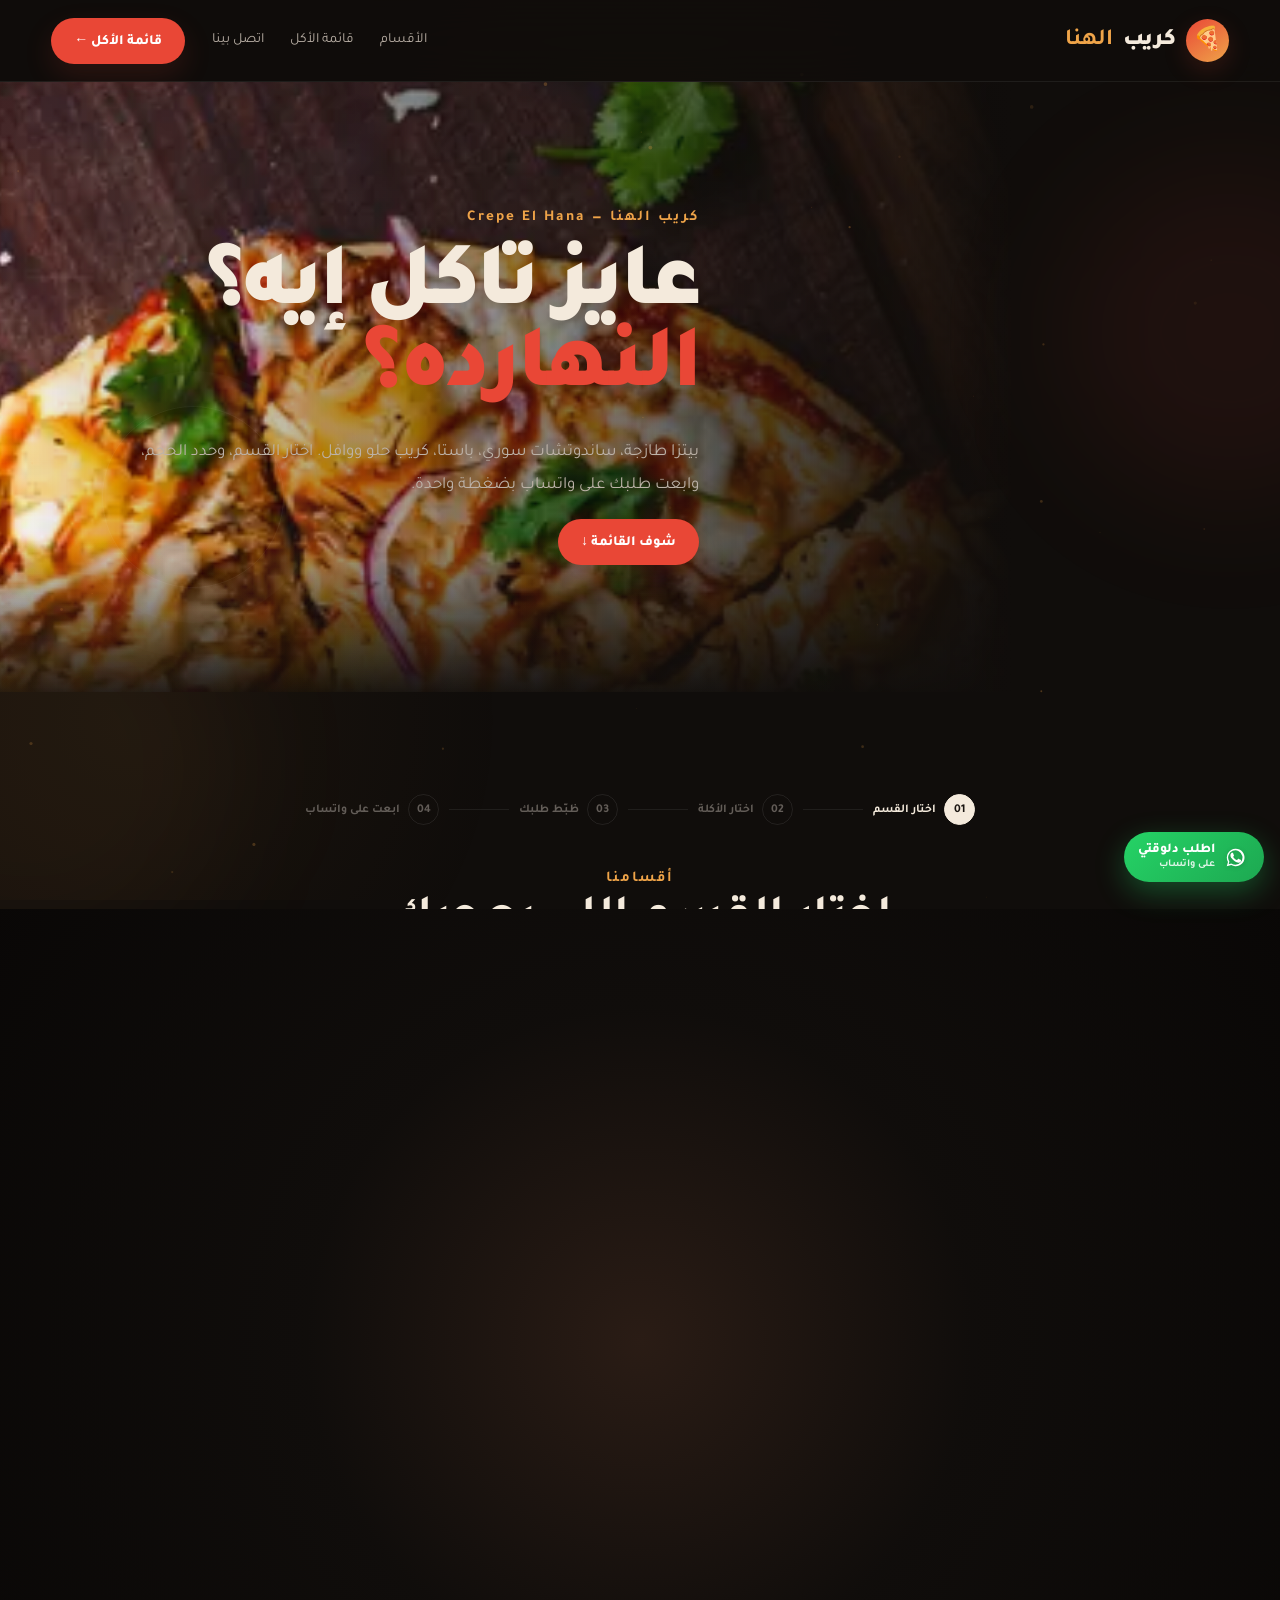
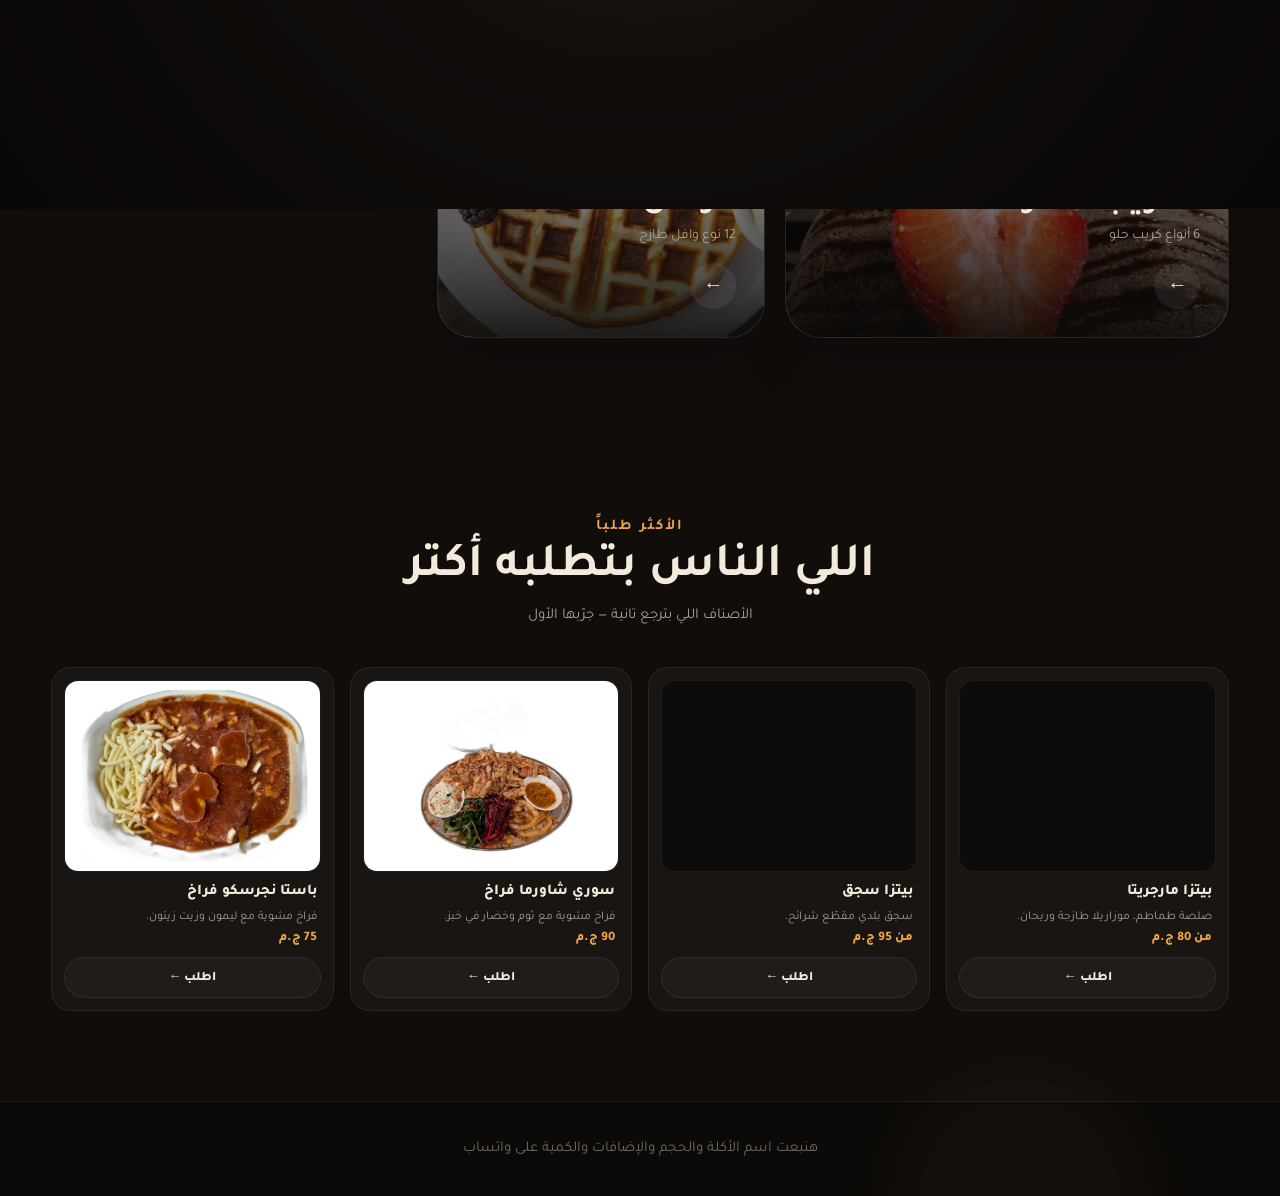
<file: index.html>
<!doctype html><html lang="ar" dir="rtl"><head><meta charset="utf-8"><meta name="viewport" content="width=device-width,initial-scale=1"><title>كريب الهنا — الصفحة الرئيسية</title>
<link rel="preload" as="image" href="assets/webp/hero-pizza.webp" imagesrcset="assets/webp/hero-pizza-400.webp 400w, assets/webp/hero-pizza-800.webp 800w, assets/webp/hero-pizza-1200.webp 1200w, assets/webp/hero-pizza.webp 1376w" imagesizes="100vw" fetchpriority="high"><link rel="icon" href="favicon.ico"><link rel="stylesheet" href="style.css?v=20261126q"></head><body><div class="progress"></div><header><div class="wrap nav"><a class="brand" href="index.html"><span class="mark">🍕</span>كريب<b>الهنا</b></a><nav class="navlinks"><a href="#categories">الأقسام</a><a href="category.html">قائمة الأكل</a><a href="#contact">اتصل بينا</a></nav><a class="button primary" href="category.html">قائمة الأكل ←</a></div></header><main><section class="home-hero"><div class="wrap"><div class="hero-copy reveal"><span class="eyebrow">كريب الهنا — Crepe El Hana</span><h1>عايز تاكل إيه؟<br><span>النهارده؟</span></h1><p>بيتزا طازجة، ساندوتشات سوري، باستا، كريب حلو ووافل. اختار القسم، وحدد الحجم، وابعت طلبك على واتساب بضغطة واحدة.</p><a class="button primary" href="category.html">شوف القائمة ↓</a></div></div></section><section class="section" id="categories"><div class="wrap"><div class="game-steps reveal"><div class="step active"><b>01</b><span>اختار القسم</span></div><i class="step-line"></i><div class="step"><b>02</b><span>اختار الأكلة</span></div><i class="step-line"></i><div class="step"><b>03</b><span>ظبّط طلبك</span></div><i class="step-line"></i><div class="step"><b>04</b><span>ابعت على واتساب</span></div></div><div class="section-title reveal"><span>أقسامنا</span><h2>اختار القسم اللي يعجبك</h2><p>كل قسم يورّيك قائمته لوحده بكل الأنواع اللي فيه</p></div><div class="category-grid">


<a class="category reveal" href="category.html?cat=pizza"><img alt="" fetchpriority="high" decoding="async" src="assets/webp/section-pizza.webp" srcset="assets/webp/section-pizza-400.webp 400w, assets/webp/section-pizza-800.webp 800w, assets/webp/section-pizza.webp 1600w" sizes="(max-width:560px) 46vw, (max-width:850px) 46vw, 400px"><div class="category-content"><span>01</span><h2>البيتزا</h2><p>17 نوع بيتزا بثلاثة أحجام</p><div class="arrow">←</div></div></a>


<a class="category reveal" href="category.html?cat=syrian"><img alt="" loading="lazy" decoding="async" src="assets/webp/section-syrian.webp" srcset="assets/webp/section-syrian-400.webp 400w, assets/webp/section-syrian-800.webp 800w, assets/webp/section-syrian.webp 1600w" sizes="(max-width:560px) 46vw, (max-width:850px) 46vw, 400px"><div class="category-content"><span>02</span><h2>سوري</h2><p>19 ساندوتش سوري متنوع</p><div class="arrow">←</div></div></a>


<a class="category reveal" href="category.html?cat=pasta"><img alt="" loading="lazy" decoding="async" src="assets/webp/section-pasta.webp" srcset="assets/webp/section-pasta-400.webp 400w, assets/webp/section-pasta-800.webp 800w, assets/webp/section-pasta.webp 1600w" sizes="(max-width:560px) 46vw, (max-width:850px) 46vw, 400px"><div class="category-content"><span>03</span><h2>الباستا</h2><p>9 أصناف باستا طازجة</p><div class="arrow">←</div></div></a>


<a class="category reveal" href="category.html?cat=sweet_crepe"><img alt="" loading="lazy" decoding="async" src="assets/webp/section-crepe.webp" srcset="assets/webp/section-crepe-400.webp 400w, assets/webp/section-crepe-800.webp 800w, assets/webp/section-crepe.webp 1600w" sizes="(max-width:560px) 46vw, (max-width:850px) 46vw, 400px"><div class="category-content"><span>04</span><h2>الكريب الحلو</h2><p>6 أنواع كريب حلو</p><div class="arrow">←</div></div></a>


<a class="category reveal" href="category.html?cat=waffle"><img alt="" loading="lazy" decoding="async" src="assets/webp/section-waffle.webp" srcset="assets/webp/section-waffle-400.webp 400w, assets/webp/section-waffle-800.webp 800w, assets/webp/section-waffle.webp 1600w" sizes="(max-width:560px) 46vw, (max-width:850px) 46vw, 400px"><div class="category-content"><span>05</span><h2>الوافل</h2><p>12 نوع وافل طازج</p><div class="arrow">←</div></div></a></div></div></section>
<section class="section" id="popularSection">
  <div class="wrap">
    <div class="section-title reveal">
      <span>الأكثر طلباً</span>
      <h2>اللي الناس بتطلبه أكتر</h2>
      <p>الأصناف اللي بترجع تانية — جرّبها الأول</p>
    </div>
    <div class="popular-row" id="popularRow"></div>
  </div>
</section>
</main><footer id="contact"><div class="wrap"><div class="contact-strip"><div class="contact-line"><b>📞 للحجز</b><span><a href="tel:01004388613">01004388613</a> · <a href="tel:01147157120">01147157120</a> · <a href="tel:0223656975">0223656975</a></span></div><div class="contact-line"><b>📍 العنوان</b><span>16 ش عبد الهادي متفرع من ش عبد العزيز آل سعود - المنيل</span></div><div class="contact-line"><b>💬 فيسبوك</b><span><a href="https://facebook.com/crepeelhana" target="_blank" rel="noopener">facebook.com/crepeelhana</a></span></div></div><div class="copy">كريب الهنا © 2026 — Crepe El Hana</div></div></footer><script src="ch-core.js?v=20261126q"></script><script src="site-data.js?v=20261126q"></script>
<script src="site.js?v=20261126q"></script>
<script src="wa.js?v=20261126q"></script>
<script src="qv.js?v=20261126q"></script><script>
/* لو المتصفح ماسكش نسخة قديمة من الكود → نعمل reload بإطار جديد */
(function(){
  try{
    var KEY='crepeElHana_ver_v1';
    var cur=window.__APP_VERSION||'0';
    var old=localStorage.getItem(KEY);
    // لو النسخة مختلفة → نحدّث ونعمل reload مرة واحدة بس
    // (الـmarker بيمنع أي reload تاني عشان م工作的ش loop)
    if(old && old!==cur){
      if(!sessionStorage.getItem('crepeElHana_reloaded')){
        sessionStorage.setItem('crepeElHana_reloaded','1');
        localStorage.setItem(KEY,cur);
        var u=new URL(location.href);
        u.searchParams.set('v',Date.now());
        location.replace(u.toString());
        return;
      }
    }
    localStorage.setItem(KEY,cur);
  }catch(e){}
})();
</script></body></html>
</file>
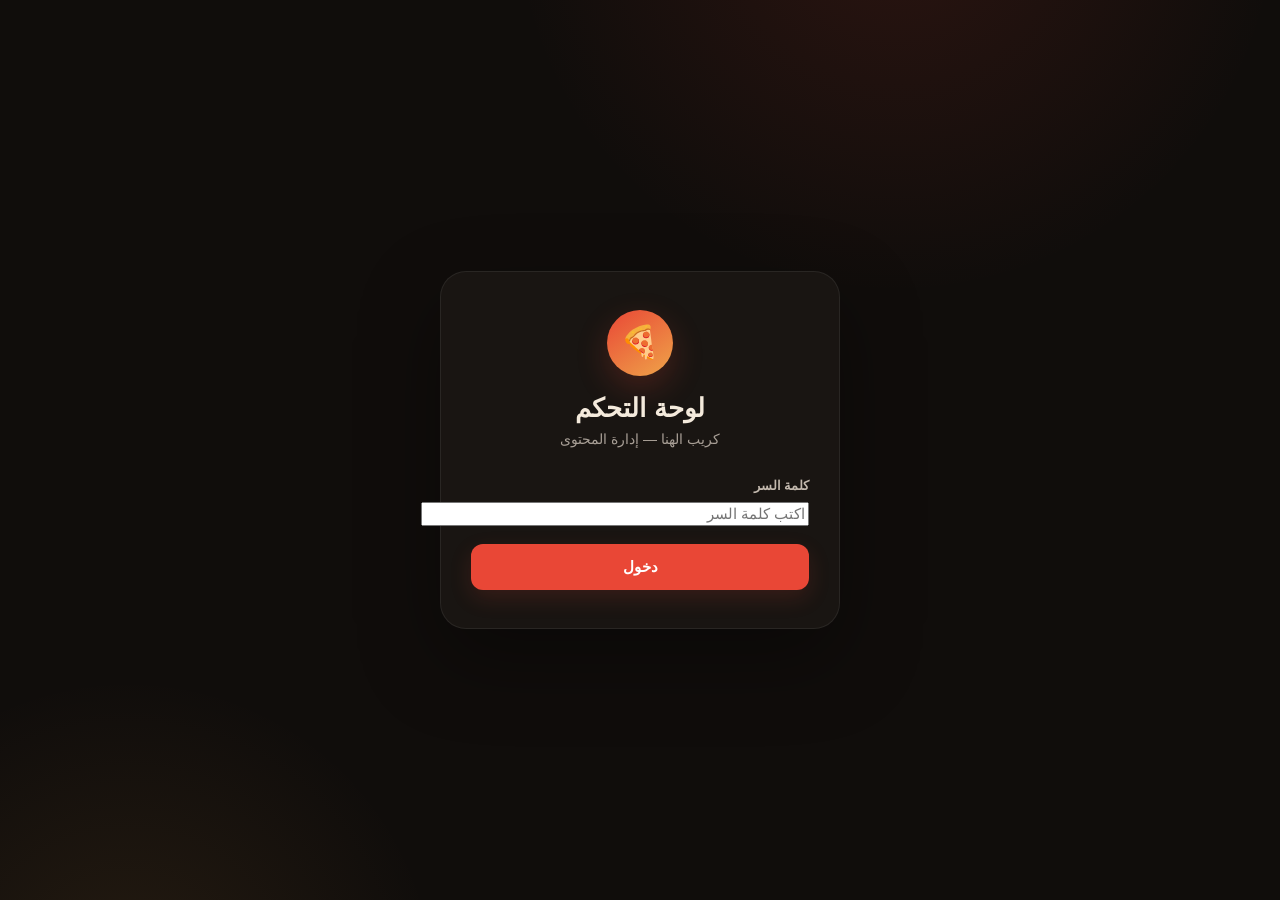
<file: admin.html>
<!doctype html>
<html lang="ar" dir="rtl">
<head>
<meta charset="utf-8">
<meta name="viewport" content="width=device-width,initial-scale=1">
<meta name="robots" content="noindex,nofollow">
<title>لوحة تحكم — كريب الهنا</title>
<link rel="stylesheet" href="admin.css?v=20261126q">
</head>
<body>

<!-- ══════════ شاشة الدخول ══════════ -->
<div id="login" class="login-screen">
  <form class="login-card" id="loginForm" autocomplete="off">
    <div class="login-logo">🍕</div>
    <h1>لوحة التحكم</h1>
    <p>كريب الهنا — إدارة المحتوى</p>
    <label class="fld">
      <span>كلمة السر</span>
      <input type="password" id="pass" placeholder="اكتب كلمة السر" required>
    </label>
    <div class="login-err" id="loginErr" hidden>❌ كلمة السر غلط</div>
    <button class="btn primary lg" type="submit">دخول</button>
  </form>
</div>

<!-- ══════════ اللوحة ══════════ -->
<div id="app" class="app" hidden>

  <header class="topbar">
    <div class="tb-brand"><span class="mark">🍕</span><b>لوحة التحكم</b></div>
    <nav class="tb-tabs" id="tabs">
      <button class="tb-tab active" data-tab="sections"><span>📂</span>الأقسام</button>
      <button class="tb-tab" data-tab="items"><span>🍽️</span>الأصناف والأسعار</button>
      <button class="tb-tab" data-tab="extras"><span>🧾</span>الإضافات</button>
      <button class="tb-tab" data-tab="images"><span>🖼️</span>الصور</button>
      <button class="tb-tab" data-tab="content"><span>✏️</span>النصوص</button>
      <button class="tb-tab" data-tab="info"><span>📞</span>بيانات المطعم</button>
    </nav>
    <div class="tb-actions">
      <span class="save-state" id="saveState">● محفوظ</span>
      <button class="btn ghost sm" id="btnExport">⬇ تصدير</button>
      <button class="btn ghost sm" id="btnImport">⬆ استيراد</button>
      <button class="btn primary sm" id="btnSave" title="حفظ في المتصفح ده بس — الزوار مش هيشوفوا التعديل">💾 حفظ</button>
      <button class="btn pub sm" id="btnPublish" title="ارفع التعديلات للموقع — الزوار هيشوفوها">🚀 نشر على الموقع</button>
      <button class="btn ghost sm" id="btnReset" title="امسح كل التعديلات المحفوظة في المتصفح وارجع لحالة المنشور">↺ إعادة ضبط</button>
      <button class="btn ghost sm" id="btnLogout">خروج</button>
    </div>
  </header>

  <main class="content">

    <!-- ═══════ الأقسام ═══════ -->
    <section class="panel" data-panel="sections">
      <div class="panel-head">
        <h2>الأقسام</h2>
        <p>عدّل أسماء الأقسام ووصفها وصورها وكمان النصوص العامة للموقع.</p>
      </div>
      <div class="grid" id="sectionsGrid"></div>
      <div class="panel-foot">
        <button class="btn ghost" id="addSection">+ قسم جديد</button>
        <button class="btn danger ghost" id="delSection">− حذف آخر قسم</button>
      </div>
    </section>

    <!-- ═══════ الأصناف ═══════ -->
    <section class="panel" data-panel="items" hidden>
      <div class="panel-head">
        <h2>الأصناف والأسعار</h2>
        <p>اختار القسم، عدّل الأصناف والأسعار، ضيف أو احذف.</p>
      </div>
      <div class="subtabs" id="menuTabs"></div>
      <div class="panel-head sm">
        <h3 id="menuTitle"></h3>
        <div class="row-inline">
          <input class="inp" id="menuDesc" placeholder="وصف القسم">
          <input class="inp emoji" id="menuEmoji" placeholder="🍕" maxlength="4">
        </div>
      </div>
      <div id="sizeRow"></div>
      <div class="items-grid" id="itemsTable"></div>
      <div class="panel-foot">
        <button class="btn ghost" id="addItem">+ صنف جديد</button>
        <button class="btn ghost" id="addSize">+ حجم جديد</button>
        <button class="btn danger ghost" id="delSize">− حذف آخر حجم</button>
      </div>
    </section>

    <!-- ═══════ صفحات المنتجات ═══════ -->
    <section class="panel" data-panel="extras" hidden>
      <div class="panel-head">
        <h2>🧾 الإضافات</h2>
        <p>الإضافات اللي بتظهر في صفحة المنتج — لكل قسم قائمته. السعر بيتحسب مع سعر الأكلة.</p>
      </div>
      <div id="extrasEditor" class="content-editor"></div>
    </section>

    <!-- ═══════ الصور ═══════ -->
    <section class="panel" data-panel="images" hidden>
      <div class="panel-head">
        <h2>الصور</h2>
        <p>اختار صورة أو ارفع صورة جديدة، وكمان اكتب النص التوضيحي وطبّق التحجيم (Scaling) على نصوص الموقع.</p>
      </div>

      <div class="img-note">
        <h3>📐 المقاسات المثالية للصور</h3>
        <div class="dims">
          <div class="dim"><b>صورة الصنف (الأصل)</b><span>800 × 800 بكسل</span><em>WebP — أقل من 120 KB</em></div>
          <div class="dim"><b>الصورة الصغيرة (400px)</b><span>400 × 400 بكسل</span><em>WebP — أقل من 40 KB</em></div>
        </div>
        <p class="tip">💡 النسبة المثالية <b>1:1</b> (مربّعة). صورة المنتج تكون معزولة من فوق على <b>خلفية سودا</b>، من غير صحن أو ملاعق أو إضاءة. النظام بيقصّ الصورة تلقائي على المقاسات المطلوبة.</p>
      </div>

      <h3 class="sub-title">رفع صورة جديدة</h3>
      <div class="upload-zone" id="uploadZone">
        <input type="file" id="fileInput" accept="image/*" hidden>
        <div class="uz-inner" id="uzInner">
          <span class="uz-icon">📤</span>
          <b>اضغط هنا أو اسحب الصورة</b>
          <small>PNG / JPG / WebP — تتحوّل لـ WebP تلقائياً</small>
        </div>
      </div>
      <div class="upload-preview" id="upPreview" hidden></div>

      <h3 class="sub-title">معرض الصور</h3>
      <div class="imgs-gallery" id="imgsGallery"></div>
      <div class="panel-foot">
        <button class="btn danger ghost" id="delImg">− حذف الصورة المحددة</button>
      </div>

      <h3 class="sub-title">تكبير وتصغير النصوص</h3>
      <div class="scale-box" id="scaleBox"></div>
    </section>

    <!-- ═══════ النصوص ═══════ -->
    <section class="panel" data-panel="content" hidden>
      <div class="panel-head">
        <h2>النصوص</h2>
        <p>كل النصوص الظاهرة في الموقع — تقدر تعدّلها من هنا.</p>
      </div>
      <div id="contentEditor" class="content-editor"></div>
    </section>

    <!-- ═══════ بيانات المطعم ═══════ -->
    <section class="panel" data-panel="info" hidden>
      <div class="panel-head">
        <h2>بيانات المطعم</h2>
        <p>الأرقام والعنوان واسم المطعم.</p>
      </div>
      <div id="infoEditor" class="content-editor"></div>
    </section>

  </main>

  <footer class="appfoot">
    <span>لوحة تحكم كريب الهنا — كل التعديلات محفوظة في المتصفح عندك</span>
    <span class="ver" id="verInfo"></span>
  </footer>
</div>

<!-- ══════════ نافذة التأكيد ══════════ -->
<div id="confirm" class="modal" hidden>
  <div class="modal-card">
    <h3 id="confirmTitle">تأكيد</h3>
    <p id="confirmMsg"></p>
    <div class="modal-actions">
      <button class="btn ghost" id="confirmNo">إلغاء</button>
      <button class="btn danger" id="confirmYes">تأكيد</button>
    </div>
  </div>
</div>

<!-- ══════════ نافذة معاينة الصورة ══════════ -->
<div id="lightbox" class="modal lightbox" hidden>
  <button class="lb-close" id="lbClose">✕</button>
  <img id="lbImg" alt="">
  <div class="lb-cap" id="lbCap"></div>
</div>

<div id="toast" class="toast" hidden></div>

<!-- ══════════ نافذة النشر ══════════ -->
<div class="modal" id="pubModal" hidden>
  <div class="modal-card pub-card">
    <h3>🚀 نشر على الموقع</h3>
    <p class="pub-lead">
      <b>«حفظ»</b> بيحفظ التعديلات في متصفحك بس. <b>«نشر»</b> هو اللي بيخلي الزوار يشوفوها.
    </p>
    <label class="fld">
      <span>المستودع (owner/repo)</span>
      <input type="text" id="pubRepo" class="inp" placeholder="ABDELKAIOUMM/crepe-el-hana" autocomplete="off">
    </label>
    <label class="fld">
      <span>الفرع</span>
      <input type="text" id="pubBranch" class="inp" placeholder="gh-pages" autocomplete="off">
    </label>
    <label class="fld">
      <span>توكن GitHub (يُحفظ في متصفحك فقط)</span>
      <input type="password" id="pubToken" class="inp" placeholder="ghp_…" autocomplete="off">
    </label>
    <p class="pub-help">
      التوكن من: GitHub ← Settings ← Developer settings ← Personal access tokens ←
      scope <b>contents</b> (write). بعد ما تحطه هنا اضغط «نشر».
      التوكن مش بينسلش لحد.
    </p>
    <div class="pub-log" id="pubLog"></div>
    <div class="modal-actions">
      <button class="btn ghost" data-cancel>إلغاء</button>
      <button class="btn pub" id="pubGo">🚀 انشر دلوقتي</button>
    </div>
  </div>
</div>
<script src="ch-core.js?v=20261126q"></script><script src="publish.js?v=20261126q"></script>
<script src="admin.js?v=20261126q"></script>

</body>
</html>
</file>
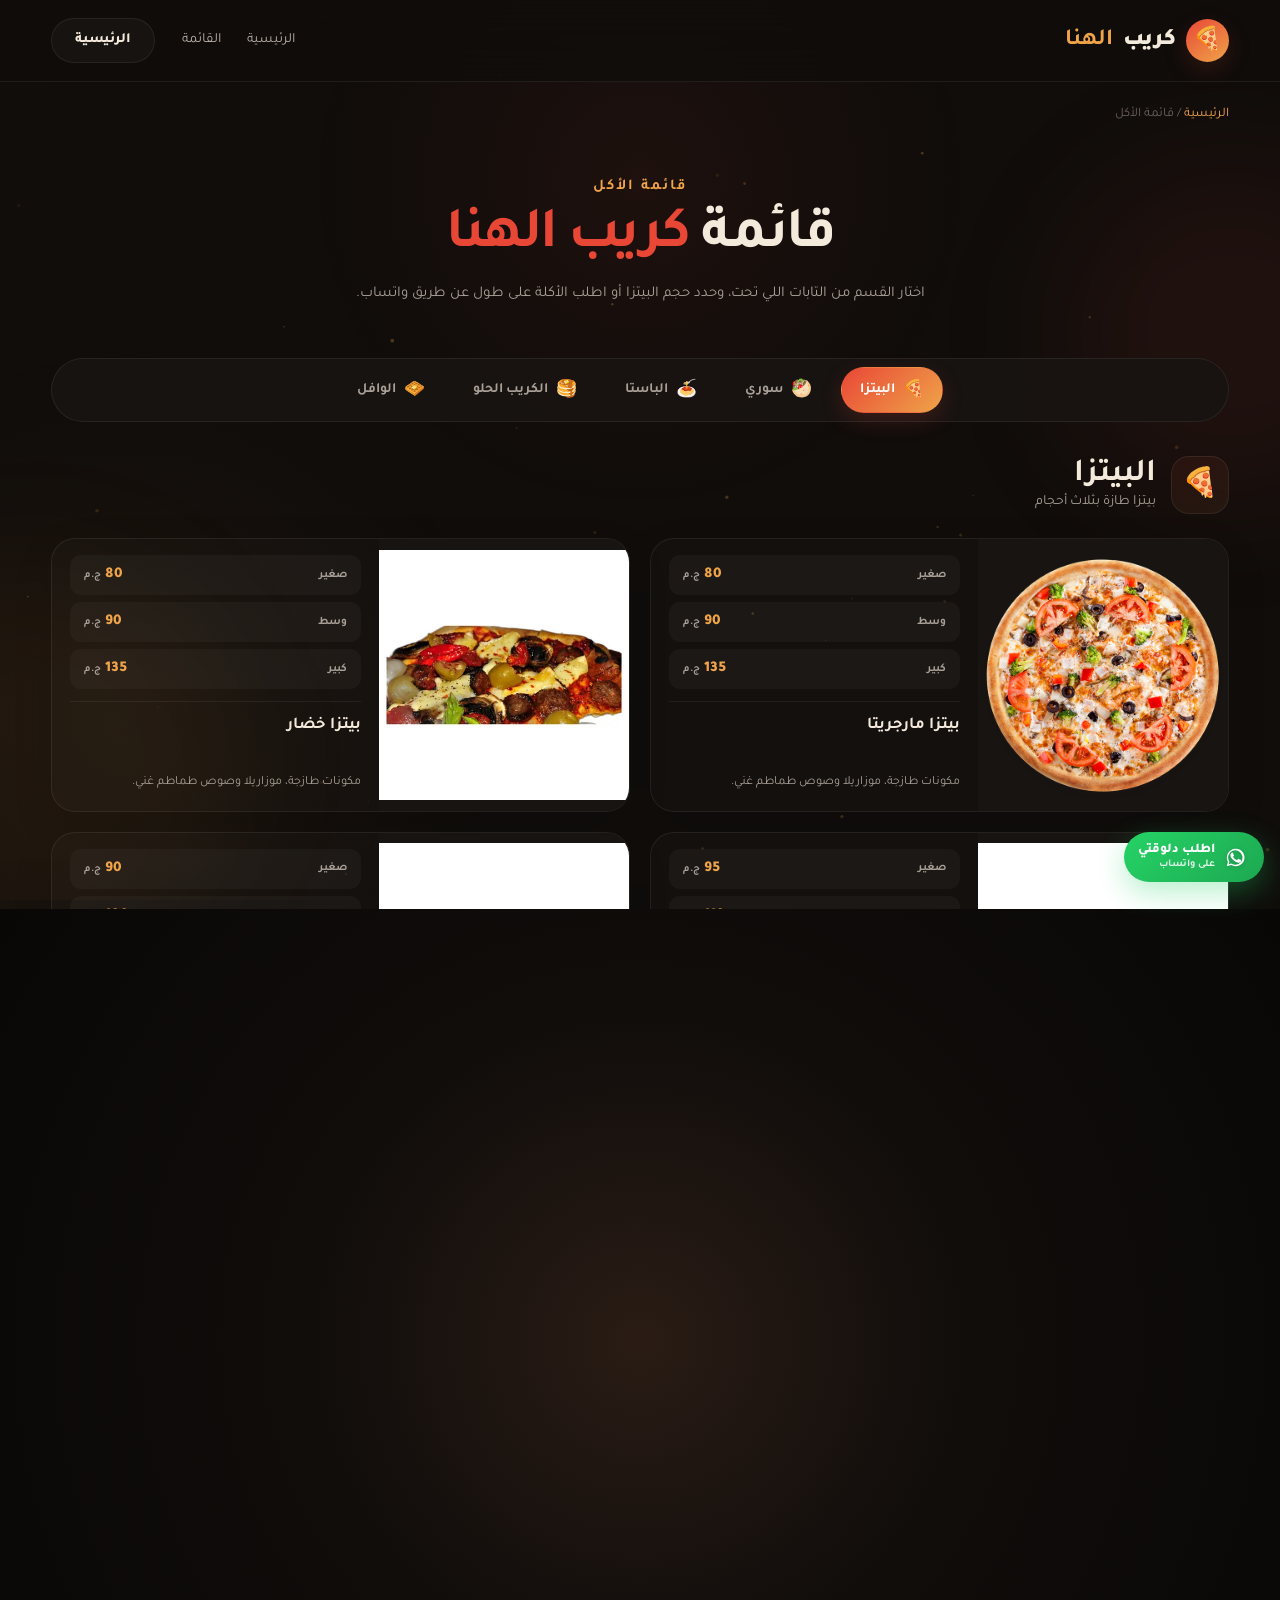
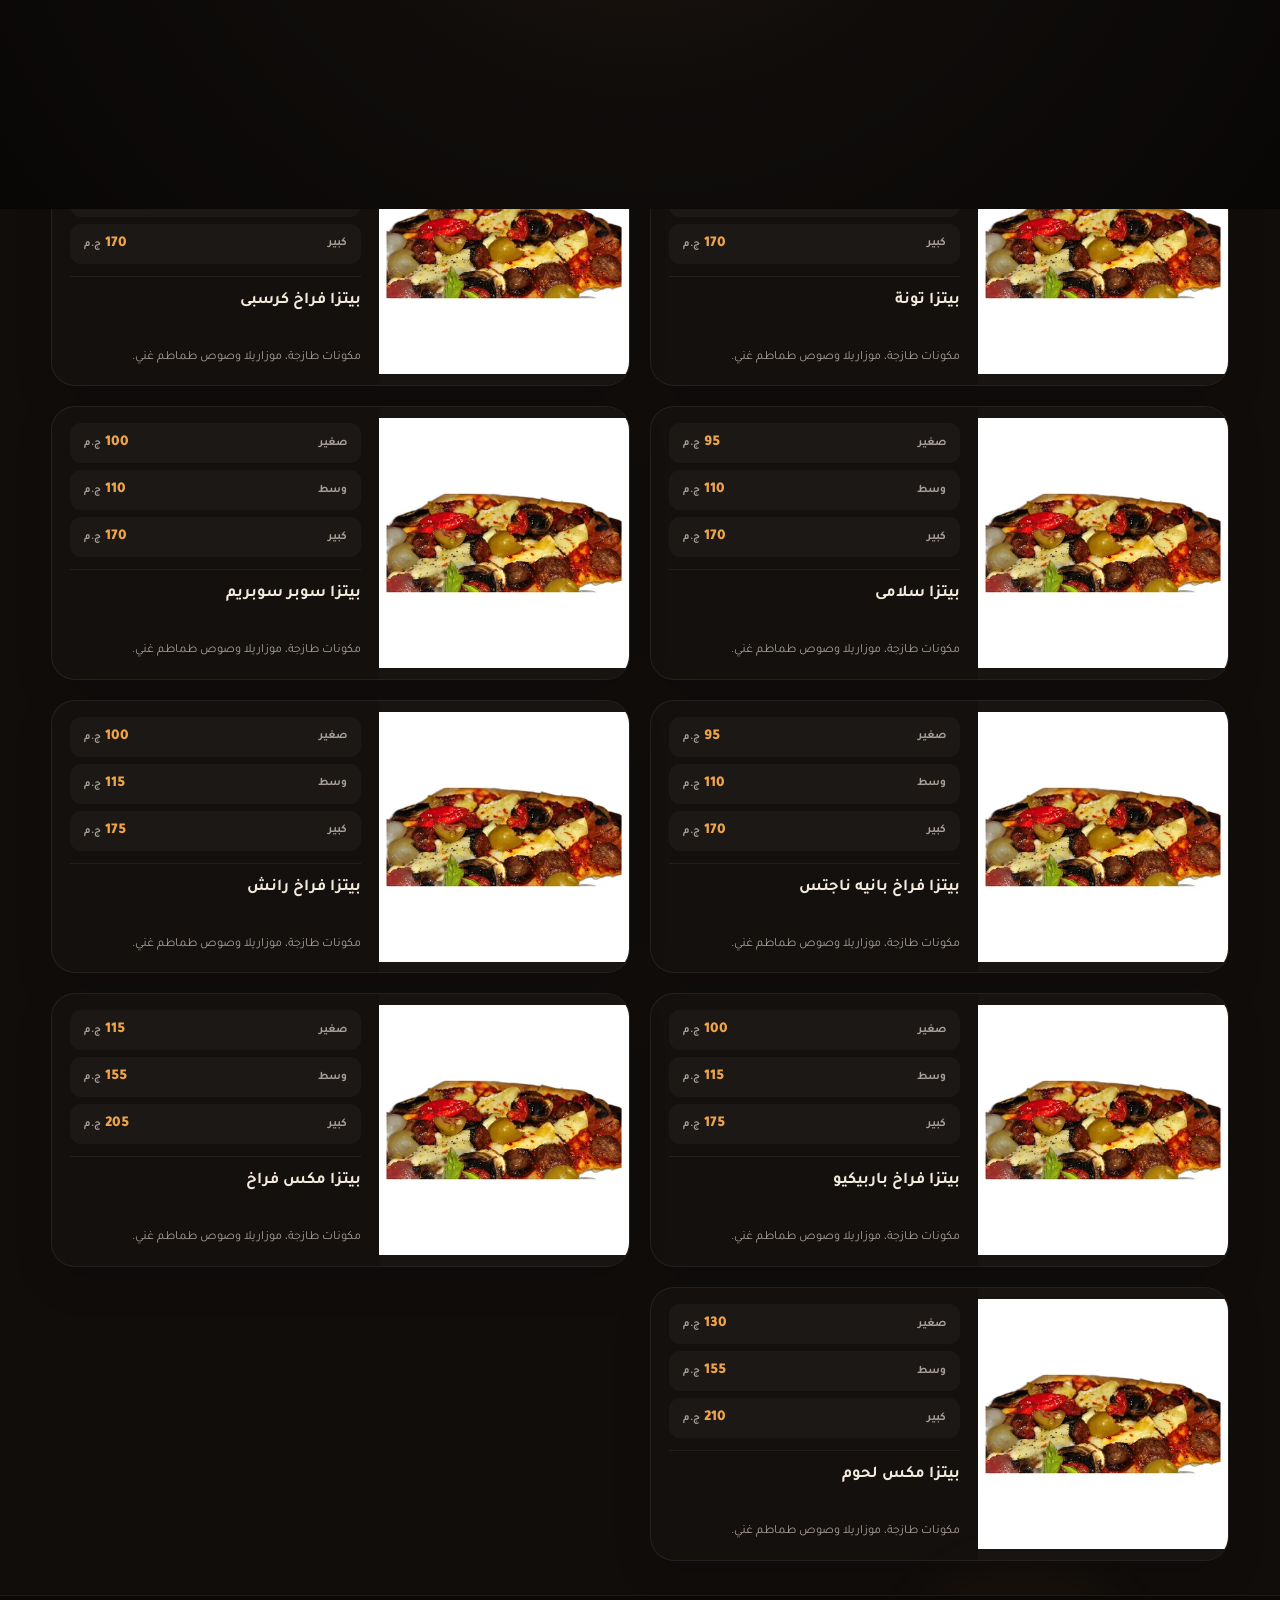
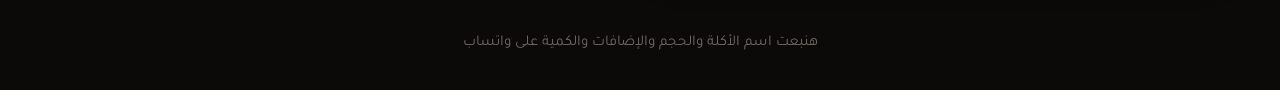
<file: category.html>
<!doctype html><html lang="ar" dir="rtl"><head><meta charset="utf-8"><meta name="viewport" content="width=device-width,initial-scale=1"><title>كريب الهنا — قائمة الأكل</title><link rel="icon" href="favicon.ico"><link rel="stylesheet" href="style.css?v=20261126q"></head><body><div class="progress"></div><header><div class="wrap nav"><a class="brand" href="index.html"><span class="mark">🍕</span>كريب<b>الهنا</b></a><nav class="navlinks"><a href="index.html">الرئيسية</a><a href="#menu">القائمة</a></nav><a class="button ghost" href="index.html">الرئيسية</a></div></header><main id="menu"><div class="wrap"><div class="breadcrumb"><a href="index.html">الرئيسية</a> / <span>قائمة الأكل</span></div><section class="page-head reveal"><span class="eyebrow">قائمة الأكل</span><h1>قائمة <span class="hl">كريب الهنا</span></h1><p>اختار القسم من التابات اللي تحت، وحدد حجم البيتزا أو اطلب الأكلة على طول عن طريق واتساب.</p></section><div class="menu-tabs" id="menuTabs"></div><div class="menu-panels" id="menuPanels"></div></div></main><footer><div class="wrap"><div class="contact-strip"><div class="contact-line"><b>📞 للحجز</b><span><a href="tel:01004388613">01004388613</a> · <a href="tel:01147157120">01147157120</a> · <a href="tel:0223656975">0223656975</a></span></div><div class="contact-line"><b>📍 العنوان</b><span>16 ش عبد الهادي متفرع من ش عبد العزيز آل سعود - المنيل</span></div><div class="contact-line"><b>💬 فيسبوك</b><span><a href="https://facebook.com/crepeelhana" target="_blank" rel="noopener">facebook.com/crepeelhana</a></span></div></div><div class="copy">كريب الهنا © 2026 — Crepe El Hana</div></div></footer><script src="ch-core.js?v=20261126q"></script><script src="site-data.js?v=20261126q"></script>
<script src="site.js?v=20261126q"></script>
<script src="wa.js?v=20261126q"></script>
<script src="qv.js?v=20261126q"></script><script>
/* لو المتصفح ماسكش نسخة قديمة من الكود → نعمل reload بإطار جديد */
(function(){
  try{
    var KEY='crepeElHana_ver_v1';
    var cur=window.__APP_VERSION||'0';
    var old=localStorage.getItem(KEY);
    // لو النسخة مختلفة → نحدّث ونعمل reload مرة واحدة بس
    // (الـmarker بيمنع أي reload تاني عشان م工作的ش loop)
    if(old && old!==cur){
      if(!sessionStorage.getItem('crepeElHana_reloaded')){
        sessionStorage.setItem('crepeElHana_reloaded','1');
        localStorage.setItem(KEY,cur);
        var u=new URL(location.href);
        u.searchParams.set('v',Date.now());
        location.replace(u.toString());
        return;
      }
    }
    localStorage.setItem(KEY,cur);
  }catch(e){}
})();
</script><script>renderMenu()</script></body></html>
</file>
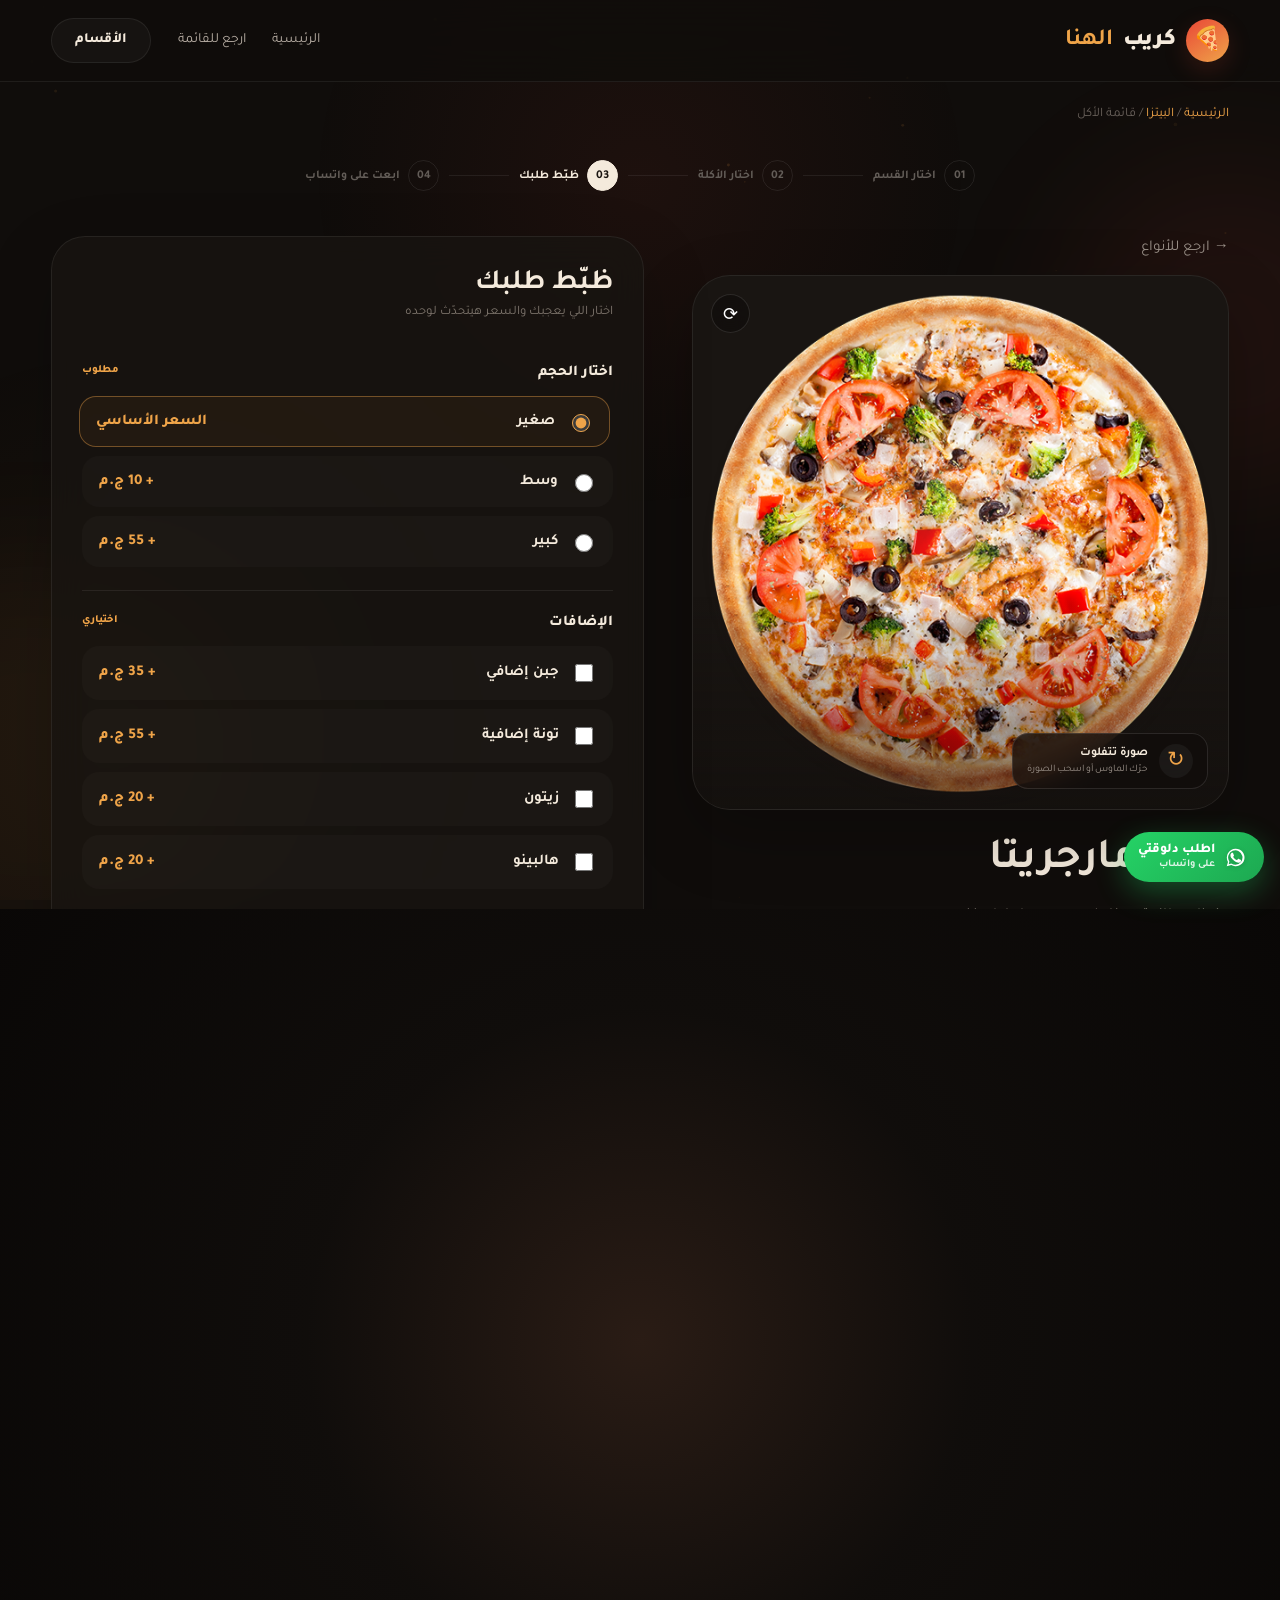
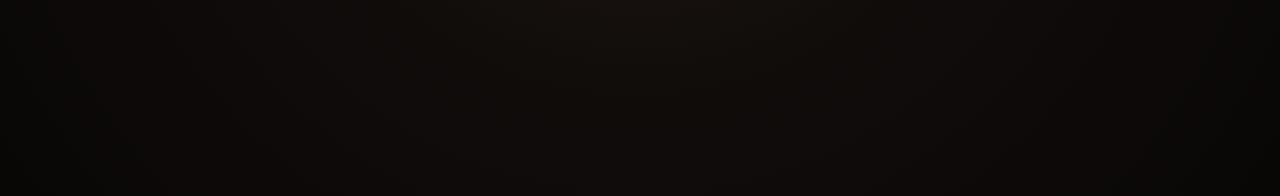
<file: product.html>
<!doctype html><html lang="ar" dir="rtl"><head><meta charset="utf-8"><meta name="viewport" content="width=device-width,initial-scale=1"><title>كريب الهنا — ظبّط طلبك</title><link rel="icon" href="favicon.ico"><link rel="stylesheet" href="style.css?v=20261126q"></head><body><div class="progress"></div><header><div class="wrap nav"><a class="brand" href="index.html"><span class="mark">🍕</span>كريب<b>الهنا</b></a><nav class="navlinks"><a href="index.html">الرئيسية</a><a id="backNav" href="category.html?cat=pizza">ارجع للقائمة</a></nav><a class="button ghost" href="index.html#categories">الأقسام</a></div></header><main><div class="wrap"><div class="breadcrumb"><a href="index.html">الرئيسية</a> / <a id="catLink" href="#">القسم</a> / <span id="productCrumb">المنتج</span></div><div class="game-steps reveal"><div class="step"><b>01</b><span>القسم</span></div><i class="step-line"></i><div class="step"><b>02</b><span>المنتج</span></div><i class="step-line"></i><div class="step active"><b>03</b><span>ظبّط طلبك</span></div><i class="step-line"></i><div class="step"><b>04</b><span>واتساب</span></div></div><div class="custom-layout"><section class="product-showcase reveal"><a class="back" id="backLink" href="#">→ ارجع للأنواع</a><div class="main-image interactive-view" id="interactiveView"><img alt="" fetchpriority="high" decoding="async" id="productImage" alt="" decoding="async" sizes="100vw"><div class="view-badge"><span class="rotate-icon">↻</span><b>صورة تتفلوت</b><small>حرّك الماوس أو اسحب الصورة</small></div><button class="reset-view" type="button" onclick="resetProductView()" aria-label="إعادة وضع الصورة">⟳</button><div class="view-shine"></div></div><h1 id="productName">بيتزا تونة</h1><p id="productDesc">تونة مختارة مع الجبن والخضروات وصوص الطماطم الغني.</p></section><section class="builder reveal"><h2>ظبّط طلبك</h2><div class="hint">اختار اللي يعجبك والسعر هيتحدّث لوحده</div><div class="option-group"><div class="option-title">اختار الحجم <span class="required">مطلوب</span></div><div class="options" id="sizes"></div></div><div class="option-group"><div class="option-title">الإضافات <span class="required">اختياري</span></div><div class="options" id="extras"></div></div><div class="option-group"><div class="option-title">ملاحظات للطلب</div><textarea id="notes" placeholder="مثال: من غير بصل، الصوص لوحده..." style="width:100%;min-height:90px;resize:vertical;background:#181818;border:1px solid var(--line);border-radius:13px;padding:14px;color:white;font-family:inherit"></textarea></div><div class="qty-row"><b>الكمية</b><div class="qty"><button onclick="changeQty(-1)">−</button><strong id="qty">1</strong><button onclick="changeQty(1)">+</button></div></div><div class="summary"><div class="sum-line"><span>سعر الأكلة</span><b id="baseLine">0 ج.م</b></div><div class="sum-line"><span>الإضافات</span><b id="extraLine">0 ج.م</b></div><div class="sum-line total"><span>الإجمالي</span><b id="total">0 ج.م</b></div></div><div class="smart-offer" id="smartOffer"><div class="offer-top"><span class="offer-icon">🎁</span><div><small>عرض حلو لطلبك</small><b id="offerTitle">كمّل طلبك ووفّر أكتر</b></div></div><p id="offerText"></p><div class="offer-track"><i id="offerProgress"></i></div></div><div class="product-actions"><button class="button primary" id="btnAddToCart" onclick="addToCartFromProduct()">ضيف للسلة</button><button class="button ghost" id="btnAddAnother" onclick="addAnotherItem()">+ ضيف صنف تاني</button></div><button class="button whatsapp" onclick="sendOrder()">ابعت الطلب على واتساب ◀</button></section></div></div></main><footer><div class="wrap">هنبعت اسم الأكلة والحجم والإضافات والكمية على واتساب</div></footer><script src="ch-core.js?v=20261126q"></script><script src="site-data.js?v=20261126q"></script>
<script src="site.js?v=20261126q"></script>
<script src="wa.js?v=20261126q"></script>
<script src="qv.js?v=20261126q"></script><script>
/* لو المتصفح ماسكش نسخة قديمة من الكود → نعمل reload بإطار جديد */
(function(){
  try{
    var KEY='crepeElHana_ver_v1';
    var cur=window.__APP_VERSION||'0';
    var old=localStorage.getItem(KEY);
    // لو النسخة مختلفة → نحدّث ونعمل reload مرة واحدة بس
    // (الـmarker بيمنع أي reload تاني عشان م工作的ش loop)
    if(old && old!==cur){
      if(!sessionStorage.getItem('crepeElHana_reloaded')){
        sessionStorage.setItem('crepeElHana_reloaded','1');
        localStorage.setItem(KEY,cur);
        var u=new URL(location.href);
        u.searchParams.set('v',Date.now());
        location.replace(u.toString());
        return;
      }
    }
    localStorage.setItem(KEY,cur);
  }catch(e){}
})();
</script><script>renderProduct()</script></body></html>
</file>
<file: style.css>
@import url('fonts/tajawal.css');@import url('fonts/emoji.css');:root{--red:#e94736;--orange:#efa449;--cream:#f4eadc;--bg:#100d0b;--panel:#191512;--line:#ffffff12;--muted:#a89f96;--mx:50%;--my:20%}*{box-sizing:border-box}html{scroll-behavior:smooth}body{margin:0;background:var(--bg);color:var(--cream);font-family:Tajawal,'Noto Color Emoji','Noto Color Emoji',Arial,sans-serif;min-height:100vh;overflow-x:hidden}body:before{content:"";position:fixed;inset:0;z-index:-2;background:radial-gradient(circle 460px at var(--mx) var(--my),#e9473610,transparent 72%),radial-gradient(circle at 10% 80%,#efa4490c,transparent 28%)}a{text-decoration:none;color:inherit}.wrap{width:min(1180px,92%);margin:auto}.progress{position:fixed;top:0;right:0;height:3px;background:linear-gradient(90deg,var(--orange),var(--red));z-index:100;width:0}header{height:82px;position:sticky;top:0;z-index:30;background:#100d0bc9;backdrop-filter:blur(22px);border-bottom:1px solid var(--line)}.nav{height:100%;display:flex;align-items:center;gap:27px}.brand{font-size:23px;font-weight:900;margin-left:auto;display:flex;align-items:center;gap:10px}.brand b{color:var(--orange)}.mark{width:43px;height:43px;border-radius:50%;background:linear-gradient(145deg,var(--red),var(--orange));display:grid;place-items:center;box-shadow:0 8px 25px #e947362b}.navlinks{display:flex;gap:26px;color:#b9afa5;font-size:14px}.navlinks a{transition:.25s}.navlinks a:hover{color:var(--cream)}.button{border:0;border-radius:999px;padding:13px 23px;font-family:Tajawal,'Noto Color Emoji',Arial,sans-serif;font-size:14px;font-weight:800;font-style:normal;cursor:pointer;display:inline-flex;justify-content:center;align-items:center;gap:8px;transition:.35s}.primary{background:var(--red);color:white;box-shadow:0 12px 30px #e9473624}.primary:hover{transform:translateY(-3px);background:#f05240;box-shadow:0 17px 38px #e9473638}.ghost{background:#ffffff08;color:var(--cream);border:1px solid var(--line)}.home-hero{min-height:610px;display:flex;align-items:center;position:relative;overflow:hidden}.home-hero:before{content:"";position:absolute;inset:-2%;background:linear-gradient(90deg,transparent 0%,#100d0b8c 47%,#100d0b 78%),linear-gradient(0deg,#100d0b 0%,transparent 26%),image-set(url('assets/webp/hero-pizza-400.webp') 1x, url('assets/webp/hero-pizza-800.webp') 2x, url('assets/webp/hero-pizza-1200.webp') 3x) 13% center/cover;z-index:-2;animation:drift 14s ease-in-out infinite alternate}.home-hero:after{content:"";position:absolute;left:8%;bottom:17%;width:180px;height:180px;border:1px solid #ffffff10;border-radius:50%;box-shadow:0 0 0 35px #ffffff05,0 0 0 70px #ffffff03;z-index:-1}@keyframes drift{to{transform:scale(1.035) translateX(1%)}}.hero-copy{width:55%;margin-right:auto}.eyebrow{color:var(--orange);font-weight:700;letter-spacing:2px}.hero-copy h1{font-size:clamp(55px,7vw,91px);line-height:.92;margin:22px 0;letter-spacing:-4px;font-weight:900}.hero-copy h1 span{color:var(--red)}.hero-copy p{color:#bcb2a8;line-height:1.95;font-size:17px;max-width:590px}.section{padding:90px 0}.section-title{text-align:center;margin-bottom:42px}.section-title span{color:var(--orange);font-weight:700;letter-spacing:2px}.section-title h2{font-size:48px;margin:8px 0;line-height:1}.section-title p{color:var(--muted)}.category-grid{display:grid;grid-template-columns:1.15fr .85fr .95fr;gap:19px;align-items:center}.category{height:450px;overflow:hidden;position:relative;border:1px solid var(--line);border-radius:36px;transition:.55s cubic-bezier(.2,.8,.2,1);background:var(--panel);box-shadow:0 20px 60px #00000026}.category:nth-child(2){height:405px}.category:nth-child(3){height:430px}.category img{width:100%;height:100%;object-fit:cover;transition:1s cubic-bezier(.2,.8,.2,1);filter:saturate(.82)}.category:after{content:"";position:absolute;inset:25% 0 0;background:linear-gradient(transparent,#0d0b09ed)}.category:hover{transform:translateY(-10px);border-color:#ffffff29;box-shadow:0 32px 75px #00000066}.category:hover img{transform:scale(1.07);filter:saturate(1)}.category-content{position:absolute;z-index:2;bottom:0;right:0;left:0;padding:28px}.category-content>span{font-size:12px;color:var(--orange);letter-spacing:2px}.category h2{font-size:34px;margin:6px 0 0}.category p{color:#aaa197;margin:5px 0 18px}.category .arrow{width:46px;height:46px;border-radius:50%;background:#ffffff12;display:grid;place-items:center;font-size:20px;transition:.35s}.category:hover .arrow{background:var(--red);transform:translateX(-5px)}.game-steps{display:flex;align-items:center;justify-content:center;gap:0;margin:12px 0 45px}.step{display:flex;align-items:center;gap:8px;color:#635d58;font-size:12px;font-weight:700}.step b{width:31px;height:31px;border:1px solid #ffffff15;border-radius:50%;display:grid;place-items:center}.step.active{color:var(--cream)}.step.active b{background:var(--cream);color:#1a1511;border-color:var(--cream)}.step-line{width:60px;height:1px;background:#ffffff12;margin:0 10px}.breadcrumb{padding:25px 0;color:#69615b;font-size:13px}.breadcrumb a{color:var(--orange)}.page-head{padding:30px 0 45px;text-align:center}.page-head h1{font-size:58px;line-height:1;margin:13px 0;letter-spacing:-2px}.page-head p{color:var(--muted);max-width:650px;line-height:1.8;margin:0 auto}.filters{display:flex;justify-content:center;gap:9px;flex-wrap:wrap;margin-bottom:32px}.filter{border:1px solid var(--line);background:#ffffff05;color:#a99f96;border-radius:999px;padding:10px 20px;font-family:Tajawal,'Noto Color Emoji',Arial,sans-serif;font-size:14px;font-weight:700;font-style:normal}.filter.active{background:var(--cream);color:#1b1612}.products{display:grid;grid-template-columns:repeat(3,1fr);gap:20px;padding-bottom:85px}.product{background:var(--panel);border:1px solid var(--line);border-radius:28px;overflow:hidden;transition:.5s cubic-bezier(.2,.8,.2,1);box-shadow:0 18px 45px #00000020}.product:hover{transform:translateY(-9px);border-color:#ffffff29;box-shadow:0 28px 65px #0000004a}.product-pic{height:275px;overflow:hidden;position:relative}.product-pic:after{content:"";position:absolute;inset:55% 0 0;background:linear-gradient(transparent,var(--panel))}.product-pic img{width:100%;height:100%;object-fit:cover;transition:.8s;filter:saturate(.88)}.product:hover img{transform:scale(1.07);filter:saturate(1)}.badge{position:absolute;top:15px;right:15px;z-index:2;background:#f4eadce8;color:#251d17;padding:7px 12px;border-radius:999px;font-size:11px;font-weight:800;backdrop-filter:blur(10px)}.product-info{padding:20px 21px 23px}.product-info h3{font-size:22px;margin:0 0 7px}.product-info p{height:42px;color:#948a82;font-size:13px;line-height:1.65}.product-bottom{display:flex;justify-content:space-between;align-items:center;margin-top:19px}.price{color:var(--orange);font-size:21px;font-weight:900}.custom-layout{display:grid;grid-template-columns:.95fr 1.05fr;gap:48px;align-items:start;padding-bottom:85px}.product-showcase{position:sticky;top:110px}.main-image{height:535px;border-radius:38px;overflow:hidden;border:1px solid var(--line);position:relative;background:var(--panel);box-shadow:0 25px 70px #0000003d}.main-image:after{content:"";position:absolute;inset:60% 0 0;background:linear-gradient(transparent,#100d0b88)}.main-image img{width:100%;height:100%;object-fit:cover;transition:transform .16s ease-out,filter .5s;will-change:transform;transform-origin:center;pointer-events:none}.interactive-view{cursor:grab;perspective:1100px;touch-action:pan-y}.interactive-view.dragging{cursor:grabbing}.interactive-view.dragging img{transition:none}.view-badge{position:absolute;z-index:4;right:20px;bottom:20px;display:grid;grid-template-columns:36px auto;column-gap:9px;align-items:center;padding:10px 14px;background:#100d0bbf;border:1px solid #ffffff1c;border-radius:16px;backdrop-filter:blur(15px);pointer-events:none}.rotate-icon{grid-row:1/3;width:34px;height:34px;border-radius:50%;display:grid;place-items:center;background:#ffffff0c;color:var(--orange);font-size:21px;animation:rotateHint 3s ease-in-out infinite}.view-badge b{font-size:12px}.view-badge small{font-size:10px;color:#9b9189}.reset-view{position:absolute;z-index:5;left:18px;top:18px;width:39px;height:39px;border:1px solid #ffffff1c;border-radius:50%;background:#100d0baa;color:white;font-size:18px;cursor:pointer;backdrop-filter:blur(12px)}.view-shine{position:absolute;inset:0;z-index:3;pointer-events:none;background:radial-gradient(circle at var(--shine-x,50%) var(--shine-y,45%),#ffffff1c,transparent 33%);mix-blend-mode:screen}.interactive-view:after{z-index:2}@keyframes rotateHint{0%,100%{transform:rotate(-15deg)}50%{transform:rotate(25deg)}}.product-showcase h1{font-size:43px;margin:25px 0 8px}.product-showcase>p{color:var(--muted);line-height:1.85}.builder{background:#181411cc;border:1px solid var(--line);border-radius:34px;padding:30px;backdrop-filter:blur(18px);box-shadow:0 25px 70px #00000030}.builder h2{font-size:28px;margin:0 0 4px}.hint{color:#7f766e;font-size:13px;margin-bottom:20px}.option-group{padding:23px 0;border-bottom:1px solid var(--line)}.option-title{display:flex;justify-content:space-between;margin-bottom:14px;font-weight:800}.required{font-size:11px;color:var(--orange)}.options{display:grid;gap:9px}.option{display:flex;align-items:center;gap:12px;background:#ffffff05;border:1px solid transparent;border-radius:17px;padding:14px 16px;cursor:pointer;transition:.3s}.option:hover{background:#ffffff08}.option.selected{border-color:#efa44966;background:#efa4490d;transform:translateX(-3px)}.option input{accent-color:var(--orange);width:18px;height:18px}.option span{margin-right:auto;color:var(--orange);font-weight:800}.qty-row{display:flex;justify-content:space-between;align-items:center;padding:23px 0}.qty{display:flex;align-items:center;gap:18px;background:#ffffff07;border-radius:999px;padding:5px}.qty button{width:36px;height:36px;border:0;border-radius:50%;background:#ffffff0d;color:#fff;font-size:20px;cursor:pointer}.summary{background:#ffffff05;border-radius:20px;padding:18px;margin-bottom:16px}.sum-line{display:flex;justify-content:space-between;margin:8px 0;color:#9d948c}.total{font-size:21px;color:var(--cream);font-weight:900;border-top:1px solid var(--line);padding-top:13px;margin-top:13px}.smart-offer{margin:0 0 16px;padding:17px;background:linear-gradient(135deg,#efa44912,#e9473609);border:1px solid #efa4492e;border-radius:20px;transition:.35s}.smart-offer.achieved{background:linear-gradient(135deg,#25d36617,#efa4490a);border-color:#25d36644}.offer-top{display:flex;align-items:center;gap:11px}.offer-icon{width:39px;height:39px;border-radius:50%;background:#efa44917;display:grid;place-items:center}.offer-top small{display:block;color:#8e857d;font-size:10px}.offer-top b{font-size:14px}.smart-offer p{color:#a79d94;font-size:12px;line-height:1.6;margin:10px 0}.offer-track{height:5px;background:#ffffff0a;border-radius:10px;overflow:hidden}.offer-track i{display:block;width:0;height:100%;background:linear-gradient(90deg,var(--orange),var(--red));border-radius:10px;transition:.6s cubic-bezier(.2,.8,.2,1)}.smart-offer.achieved .offer-track i{background:#25d366}.smart-offer button{margin-top:11px;border:0;background:none;color:var(--orange);padding:0;font-family:Tajawal,'Noto Color Emoji',Arial,sans-serif;font-size:12px;font-weight:800;font-style:normal;cursor:pointer}.smart-offer.achieved button{display:none}.whatsapp{background:#25d366;color:#071d0e;width:100%;font-size:16px}.whatsapp:hover{background:#3ce37a;box-shadow:0 16px 35px #25d3662d}textarea{outline:none}textarea:focus{border-color:#efa44966!important}.reveal{opacity:0;transform:translateY(28px);transition:.85s cubic-bezier(.2,.8,.2,1)}.reveal.show{opacity:1;transform:none}footer{border-top:1px solid var(--line);padding:38px 0;color:#706860;text-align:center;background:#0c0a08}.back{display:inline-flex;gap:7px;color:#9b9189;margin-bottom:18px}.cursor-orb{position:fixed;width:260px;height:260px;border-radius:50%;background:#efa44908;filter:blur(24px);pointer-events:none;z-index:-1;transform:translate(-50%,-50%)}.ambient-canvas{position:fixed;inset:0;width:100%;height:100%;z-index:-1;pointer-events:none;opacity:.72}.ambient-blob{position:fixed;border-radius:50%;filter:blur(65px);pointer-events:none;z-index:-1;will-change:transform}.blob-one{width:340px;height:340px;background:#e9473612;right:-120px;top:18%;}.blob-two{width:420px;height:420px;background:#efa4490b;left:-180px;top:62%}.page-wipe{position:fixed;inset:0;background:radial-gradient(circle at 50% 48%,#2a1c15 0,#100d0b 42%,#090706 100%);z-index:200;transform:translateY(101%);pointer-events:none;display:grid;place-items:center;overflow:hidden}.page-wipe:before{content:"كريب الهنا";color:var(--cream);font-family:Tajawal,'Noto Color Emoji',Arial,sans-serif;font-weight:900;font-size:clamp(25px,4vw,48px);letter-spacing:7px;opacity:0;transform:translateY(15px);text-shadow:0 0 35px #e9473638}.page-wipe:after{content:"";position:absolute;width:58px;height:3px;border-radius:3px;background:linear-gradient(90deg,var(--red),var(--orange));box-shadow:0 0 18px #e9473670;transform:translateY(42px) scaleX(0);opacity:0}.page-wipe.enter{animation:wipeIn .58s cubic-bezier(.76,0,.24,1) forwards}.page-wipe.enter:before{animation:brandIn .35s .2s ease forwards}.page-wipe.enter:after{animation:loaderIn .4s .24s ease forwards}.page-wipe.exit{animation:wipeOut .62s cubic-bezier(.76,0,.24,1) forwards}.page-wipe.exit:before{opacity:1;animation:brandOut .25s .12s ease forwards}.page-wipe.exit:after{opacity:1;transform:translateY(42px) scaleX(1);animation:brandOut .2s .08s ease forwards}@keyframes wipeIn{from{transform:translateY(101%)}to{transform:translateY(0)}}@keyframes wipeOut{from{transform:translateY(0)}to{transform:translateY(-101%)}}@keyframes brandIn{to{opacity:1;transform:translateY(0)}}@keyframes brandOut{to{opacity:0;transform:translateY(-10px)}}@keyframes loaderIn{to{opacity:1;transform:translateY(42px) scaleX(1)}}.reveal{filter:blur(8px);transform:translateY(42px) scale(.985);transition:opacity .9s cubic-bezier(.2,.8,.2,1),transform .9s cubic-bezier(.2,.8,.2,1),filter .9s ease}.reveal.show{filter:blur(0);transform:none}.category,.product,.main-image{will-change:transform}.category:nth-child(2),.product:nth-child(3n+2){transition-delay:.08s}.category:nth-child(3),.product:nth-child(3n+3){transition-delay:.16s}@media(prefers-reduced-motion:reduce){*{scroll-behavior:auto!important;animation-duration:.01ms!important;transition-duration:.01ms!important}.ambient-canvas,.ambient-blob,.cursor-orb{display:none}}@media(max-width:850px){.navlinks{display:none}.hero-copy{width:74%}.category-grid,.products{grid-template-columns:1fr 1fr}.category-grid .category{height:410px}.category-grid .category:last-child{grid-column:1/-1}.custom-layout{grid-template-columns:1fr}.product-showcase{position:static}.main-image{height:440px}}@media(max-width:560px){header{height:70px}.brand{font-size:19px}.mark{width:38px;height:38px}.nav>.primary{display:none}.home-hero{min-height:650px;align-items:end;padding-bottom:75px}.home-hero:before{background:linear-gradient(0deg,#100d0b 8%,#100d0bd9 60%,transparent),image-set(url('assets/webp/hero-pizza-400.webp') 1x, url('assets/webp/hero-pizza-800.webp') 2x, url('assets/webp/hero-pizza-1200.webp') 3x) 45% center/cover}.hero-copy{width:100%}.hero-copy h1{font-size:53px;letter-spacing:-3px}.hero-copy p{font-size:14px}.section{padding:70px 0}.section-title h2{font-size:37px}.products{grid-template-columns:1fr}.category-grid{grid-template-columns:1fr 1fr;gap:12px;align-items:stretch}.category-grid .category,.category-grid .category:nth-child(2),.category-grid .category:nth-child(3){height:270px;grid-column:auto;border-radius:22px}.category h2{font-size:21px;margin:4px 0 0}.category-content{padding:16px 14px}.category-content>span{font-size:10px;letter-spacing:1px}.category p{font-size:11px;line-height:1.45;margin:3px 0 10px}.category .arrow{width:34px;height:34px;font-size:16px}.category-grid .category:last-child{grid-column:1/-1}.page-head h1{font-size:42px}.product-pic{height:300px}.main-image{height:365px;border-radius:29px}.product-showcase h1{font-size:36px}.builder{padding:22px 18px;border-radius:27px}.step-line{width:18px;margin:0 5px}.step span{display:none}}

/* ===== قائمة الطعام (تبويبات) ===== */
.hl{color:var(--red)}
.menu-tabs{display:flex;gap:10px;flex-wrap:wrap;justify-content:center;margin:6px 0 34px;position:relative;z-index:1;padding:8px;background:#191512f2;backdrop-filter:blur(16px);border:1px solid var(--line);border-radius:999px}
.menu-tab{display:inline-flex;align-items:center;gap:8px;border:1px solid transparent;background:transparent;color:#a99f96;border-radius:999px;padding:10px 18px;font-family:Tajawal,'Noto Color Emoji',Arial,sans-serif;font-size:14px;font-weight:800;font-style:normal;cursor:pointer;transition:.3s;white-space:nowrap}
.menu-tab span{font-size:17px}
.menu-tab:hover{color:var(--cream);background:#ffffff08}
.menu-tab.active{background:linear-gradient(135deg,var(--red),var(--orange));color:#fff;box-shadow:0 8px 22px #e947362e}
.menu-panel{display:none;padding-bottom:10px}
.menu-panel.active{display:block;animation:panelIn .45s cubic-bezier(.2,.8,.2,1)}
@keyframes panelIn{from{opacity:0;transform:translateY(16px)}to{opacity:1;transform:none}}
.menu-head{display:flex;align-items:center;gap:15px;margin:0 0 24px}
.menu-head-emoji{width:58px;height:58px;border-radius:18px;background:linear-gradient(145deg,#e9473615,#efa44912);border:1px solid var(--line);display:grid;place-items:center;font-size:29px;flex-shrink:0}
.menu-head h2{font-size:32px;margin:0 0 3px;line-height:1}
.menu-head p{color:var(--muted);margin:0;font-size:14px}
.table-wrap{background:var(--panel);border:1px solid var(--line);border-radius:28px;overflow:hidden;overflow-x:auto;box-shadow:0 18px 45px #00000020;padding:14px}
.menu-table{width:100%;border-collapse:collapse;min-width:520px}
.menu-table thead th{background:linear-gradient(135deg,#e947361a,#efa44914);color:var(--orange);font-size:14px;font-weight:800;padding:14px 16px;border-bottom:1px solid var(--line);white-space:nowrap}
.menu-table thead th:first-child{text-align:right;border-radius:0 14px 0 0}
.menu-table thead th:last-child{border-radius:14px 0 0 0}
.menu-table tbody td{padding:12px 16px;border-bottom:1px solid #ffffff0a;text-align:center;font-size:15px;vertical-align:middle}
.menu-table tbody tr{transition:.25s}
.menu-table tbody tr:hover{background:#ffffff05}
.menu-table tbody tr:last-child td{border-bottom:0}
.pz-name{text-align:right!important;font-weight:800;font-size:16px!important;white-space:nowrap}
.price-pill{border:1px solid #ffffff12;background:#ffffff07;color:var(--cream);border-radius:13px;padding:7px 15px;font-family:Tajawal,'Noto Color Emoji',Arial,sans-serif;font-size:15px;font-weight:800;font-style:normal;cursor:pointer;transition:.28s;display:inline-flex;align-items:baseline;gap:3px}
.price-pill i{font-style:normal;font-size:10px;color:#9b9189;font-weight:700}
.price-pill:hover{background:var(--red);border-color:var(--red);color:#fff;transform:translateY(-2px)}
.price-pill:hover i{color:#ffd9d4}
.menu-cards{display:grid;grid-template-columns:repeat(3,1fr);gap:18px;padding-bottom:20px}
.menu-card{background:var(--panel);border:1px solid var(--line);border-radius:24px;padding:22px;transition:.45s cubic-bezier(.2,.8,.2,1);box-shadow:0 15px 40px #0000001f;display:flex;flex-direction:column}
.menu-card:hover{transform:translateY(-7px);border-color:#ffffff29;box-shadow:0 24px 55px #00000042}
.card-emoji{font-size:27px}
.menu-card h3{font-size:19px;margin:12px 0 16px;line-height:1.4;min-height:52px}
.card-bottom{display:flex;justify-content:space-between;align-items:center;margin-top:auto}
.card-price{color:var(--orange);font-size:22px;font-weight:900}
.card-price i{font-style:normal;font-size:12px;font-weight:700}
.contact-strip{display:grid;gap:10px;text-align:right;margin-bottom:18px}
.contact-line{display:flex;gap:12px;align-items:baseline;justify-content:center;color:#a79d94;font-size:14px;flex-wrap:wrap}
.contact-line b{color:var(--cream)}
.contact-line a{color:var(--orange);font-weight:700}
.contact-line a:hover{text-decoration:underline}
.copy{color:#59514b;font-size:12px;margin-top:8px}
@media(max-width:850px){.menu-cards{grid-template-columns:1fr 1fr}}
@media(max-width:560px){
.menu-tabs{flex-wrap:nowrap;overflow-x:auto;justify-content:flex-start;border-radius:22px;scrollbar-width:none}
.menu-tabs::-webkit-scrollbar{display:none}
.menu-tab{padding:9px 14px;font-size:13px}
.menu-head h2{font-size:26px}
.menu-head-emoji{width:48px;height:48px;font-size:24px}
.table-wrap{border-radius:20px;padding:8px}
.menu-table thead th,.menu-table tbody td{padding:10px 11px;font-size:14px}
.menu-cards{grid-template-columns:1fr}
.menu-card h3{min-height:0}
}

/* ===== قائمة الطعام على الهاتف: تحويل الجدول إلى بطاقات ===== */
@media(max-width:560px){
/* --- شريط الأقسام: صفّان (3 + 2) بدون تمرير، ارتفاع مضغوط --- */
.menu-tabs{display:grid;grid-template-columns:repeat(3,1fr);gap:7px;overflow-x:visible;justify-content:stretch;border-radius:18px;padding:8px;margin:4px 0 18px}
.menu-tab{padding:7px 6px;font-size:12.5px;justify-content:center;min-width:0;gap:5px;border-radius:14px;overflow:hidden}
.menu-tab span{font-size:14px;flex-shrink:0}
.menu-tab b{font-size:12.5px;white-space:nowrap;overflow:hidden;text-overflow:ellipsis;font-weight:800}
.menu-tab:nth-child(4),.menu-tab:nth-child(5){grid-column:span 1}
.menu-tab:nth-child(4){grid-column:1/3}
.menu-tab:nth-child(5){grid-column:3/4}
.menu-tab.active{box-shadow:0 6px 16px #e9473626}

/* --- ترويسة الصفحة: تصغير وتقليل --- */
.page-head{padding:14px 0 16px}
.page-head h1{font-size:27px;margin:6px 0 0;letter-spacing:-1px}
.page-head .eyebrow{font-size:10px;letter-spacing:1px}
.page-head p{display:none}
.breadcrumb{padding:14px 0 4px;font-size:11px}

/* --- الجدول يتحول إلى بطاقات --- */
.table-wrap{padding:0;background:transparent;border:0;border-radius:0;box-shadow:none;overflow:visible}
.menu-table{min-width:0;width:100%;display:block}
.menu-table thead{display:none}
.menu-table tbody{display:block}
.menu-table tbody tr{display:grid;grid-template-columns:repeat(3,1fr);gap:8px;padding:14px;margin-bottom:12px;background:var(--panel);border:1px solid var(--line);border-radius:20px;box-shadow:0 12px 32px #0000001f;position:relative}
.menu-table tbody tr:hover{background:var(--panel)}
.menu-table tbody td{padding:0;border:0;text-align:right;display:block;min-width:0}
.menu-table tbody td[data-label]{display:flex;flex-direction:column;align-items:stretch;gap:6px}

/* اسم الصنف في سطر مستقل وكامل يمتد على كل الأعمدة — بلا وسم "الصنف" المكرر */
.menu-table tbody td.pz-name{grid-column:1/-1;text-align:right!important;font-size:17px!important;white-space:normal;line-height:1.4;margin-bottom:2px;padding-bottom:11px;border-bottom:1px solid #ffffff12}
.menu-table tbody td.pz-name::before{display:none}
.menu-table tbody td.pz-name b{font-weight:800}

/* وسم الحجم فوق كل زر سعر */
.menu-table tbody td[data-label]::before{content:attr(data-label);font-size:11px;font-weight:700;color:var(--muted);background:#ffffff0a;border-radius:8px;padding:4px 0;text-align:center}

/* أزرار الأسعار جنباً إلى جنب في صف واحد */
.price-pill{width:100%;justify-content:center;font-size:15px;padding:10px 6px;border-radius:14px}
.price-pill i{font-size:10px}

/* --- الأقسام ذات السعر الواحد: نفس تصميم كارت البيتزا (صورة فوق + محتوى تحت) --- */
/* بطاقتان جنباً إلى جنب في كل صف على الهاتف */
.menu-cards{grid-template-columns:repeat(2,1fr);gap:10px}
.menu-card{
  padding:0;border-radius:18px;flex-direction:column;align-items:stretch;gap:0;
  overflow:hidden;background:#ffffff04;
}
.menu-card .card-img{
  aspect-ratio:1/1;margin:0!important;border-radius:0;
  display:block;width:100%;overflow:hidden;background:#171412;
  flex:0 0 auto;
}
.menu-card .card-img img{object-fit:contain;object-position:50% 50%}
/* رابط الكارت يبقى عمودي عشان الاسم ينزل تحت الصورة */
.menu-card .card-link{display:flex;flex-direction:column;align-items:stretch;gap:0}
.menu-card .card-link h3{margin-top:10px}
.menu-card .card-emoji{
  aspect-ratio:1/1;width:100%;height:auto;min-height:0;
  display:grid;place-items:center;font-size:44px;background:#171412;
}
.menu-card h3{font-size:15.5px;margin:10px 0 4px;min-height:0;line-height:1.4;padding:0 12px}
.menu-card p{font-size:12px;line-height:1.55;margin:0 0 8px;padding:0 12px;height:auto;
  display:-webkit-box;-webkit-line-clamp:2;-webkit-box-orient:vertical;overflow:hidden}
.menu-card .card-bottom{
  margin-top:auto;flex-shrink:0;gap:8px;
  padding:0 12px 12px;flex-direction:row;align-items:center;justify-content:space-between;
  flex-wrap:nowrap;
}
.menu-card .card-price{font-size:17px;white-space:nowrap;flex:0 0 auto}
.menu-card .card-price i{font-size:11px}
.menu-card .button{
  padding:9px 12px;font-size:12.5px;border-radius:11px;
  white-space:nowrap;flex:0 0 auto;gap:5px;
}
.menu-card .button{max-width:60%;overflow:hidden;text-overflow:ellipsis}

/* --- رأس القسم --- */
.menu-head{gap:12px;margin-bottom:16px}
.menu-head-emoji{width:48px;height:48px;font-size:24px;border-radius:15px}
.menu-head h2{font-size:24px}
.menu-head p{font-size:13px}
}

/* ============================================================
   نظام الطلب عبر واتساب — نافذة التأكيد + الزر العائم
   ============================================================ */
.wa-open{overflow:hidden}

@keyframes waFade{from{opacity:0}to{opacity:1}}
@keyframes waUp{from{transform:translateY(100%)}to{transform:translateY(0)}}

/* الزر العائم */
.wa-fab{position:fixed;bottom:22px;left:22px;z-index:350;width:58px;height:58px;border-radius:50%;border:0;background:#25d366;color:#071d0e;display:grid;place-items:center;cursor:pointer;box-shadow:0 12px 34px #25d36659;transition:.3s;animation:waPop .45s cubic-bezier(.2,.8,.2,1)}
.wa-fab:hover{transform:scale(1.08);box-shadow:0 16px 42px #25d36673}
.wa-fab.has-items{animation:waPulse 2.4s infinite}
.wa-fab-badge{position:absolute;top:-3px;right:-3px;min-width:23px;height:23px;padding:0 5px;border-radius:999px;background:var(--red);color:#fff;font-family:Tajawal,'Noto Color Emoji',Arial,sans-serif;font-size:12px;font-weight:900;font-style:normal;display:grid;place-items:center;border:2px solid var(--bg)}
@keyframes waPop{from{transform:scale(0)}to{transform:scale(1)}}
@keyframes waPulse{0%,100%{box-shadow:0 12px 34px #25d36659}50%{box-shadow:0 12px 34px #25d36659,0 0 0 9px #25d3661f}}
.wa-toast{position:fixed;bottom:92px;left:22px;z-index:360;background:var(--panel);border:1px solid var(--line);border-radius:14px;padding:12px 17px;font-size:13.5px;font-weight:700;box-shadow:0 12px 34px #00000066;animation:waUp .3s cubic-bezier(.2,.8,.2,1)}

@media(max-width:560px){
#waModal .wa-sheet{max-height:94vh;border-radius:24px 24px 0 0;padding:22px 17px 26px}
.wa-head h3{font-size:19px}
.wa-head p{font-size:11.5px}
.wa-head-icon{width:42px;height:42px;font-size:20px}
.wa-type-opts{grid-template-columns:1fr}
.wa-send{font-size:15px;padding:15px}
.wa-fab{width:54px;height:54px;bottom:18px;left:16px}
.wa-item{padding:11px 12px;gap:10px}
.wa-item-info b{font-size:14px}
.wa-toast{bottom:84px;left:16px;font-size:12.5px}
}

@media(min-width:561px){
#waModal .wa-sheet{left:50%;right:auto;bottom:50%;transform:translate(-50%,50%);width:min(520px,94vw);border-radius:26px;max-height:88vh;animation:waPopIn .32s cubic-bezier(.2,.8,.2,1)}
@keyframes waPopIn{from{opacity:0;transform:translate(-50%,50%) scale(.94)}to{opacity:1;transform:translate(-50%,50%) scale(1)}}
}

/* ============================================================
   نظام الطلب عبر واتساب — نافذة التأكيد + زر + + شريط السلة
   ============================================================ */
.wa-open{overflow:hidden}
.wa-has-cart{padding-bottom:86px}
#waModal{position:fixed;inset:0;z-index:400;display:none}
#waModal.open{display:block}
#waModal .wa-backdrop{position:absolute;inset:0;background:#07050399;backdrop-filter:blur(7px);animation:waFade .28s ease}
#waModal .wa-sheet{position:absolute;left:0;right:0;bottom:0;max-height:92vh;overflow-y:auto;background:var(--panel);border:1px solid var(--line);border-radius:30px 30px 0 0;padding:26px 22px 30px;box-shadow:0 -22px 70px #00000073;animation:waUp .34s cubic-bezier(.2,.8,.2,1)}
.wa-close{position:absolute;top:18px;left:18px;width:36px;height:36px;border:1px solid #ffffff1c;border-radius:50%;background:#ffffff0a;color:var(--cream);font-size:15px;cursor:pointer;line-height:1}
.wa-close:hover{background:#ffffff14}
.wa-head{display:flex;align-items:center;gap:13px;padding-left:46px;margin-bottom:18px}
.wa-head-icon{width:46px;height:46px;border-radius:15px;background:linear-gradient(135deg,#25d366,#128c4a);display:grid;place-items:center;font-size:22px;flex-shrink:0;box-shadow:0 8px 22px #25d36633}
.wa-head h3{margin:0;font-size:21px;font-weight:900}
.wa-head p{margin:3px 0 0;color:var(--muted);font-size:12.5px}
.wa-items{display:grid;gap:9px;margin-bottom:15px}
.wa-empty{text-align:center;color:var(--muted);font-size:13.5px;padding:26px 0;background:#ffffff05;border-radius:16px;border:1px dashed #ffffff1a}
.wa-item{display:flex;align-items:center;gap:12px;background:#ffffff06;border:1px solid var(--line);border-radius:16px;padding:12px 14px}
.wa-item-info{flex:1;min-width:0}
.wa-item-info b{display:block;font-size:15px;font-weight:800;overflow:hidden;text-overflow:ellipsis;white-space:nowrap}
.wa-item-info span{display:block;color:var(--orange);font-size:11.5px;font-weight:700;margin-top:1px}
.wa-item-info .wa-item-extras{color:#9d948c;font-weight:600;font-size:11px}
.wa-item-info .wa-item-notes{color:#efa449;font-weight:600;font-size:11px;display:block;margin-top:2px}
.product-actions{display:flex;gap:10px;margin:0 0 14px}
.product-actions .button{flex:1}
.product-actions .button.primary{width:100%}
@media(max-width:560px){.product-actions{flex-direction:column}.product-actions .button{width:100%}}
.wa-item-info em{display:block;color:var(--muted);font-style:normal;font-size:11.5px;margin-top:3px}
.wa-item-side{display:flex;flex-direction:column;align-items:flex-end;gap:7px;flex-shrink:0}
.wa-item-sum{color:var(--orange);font-size:15px;font-weight:900}
.wa-item-qty{display:flex;align-items:center;gap:9px;background:#ffffff0d;border-radius:999px;padding:3px}
.wa-item-qty button{width:27px;height:27px;border:0;border-radius:50%;background:#ffffff12;color:#fff;font-size:16px;cursor:pointer;line-height:1}
.wa-item-qty button:hover{background:#ffffff22}
.wa-item-qty span{font-size:13px;font-weight:800;min-width:14px;text-align:center}
.wa-item-del{background:none;border:0;color:#b8574a;font-family:Tajawal,'Noto Color Emoji',Arial,sans-serif;font-size:11px;font-weight:700;font-style:normal;cursor:pointer;padding:0}
.wa-item-del:hover{color:var(--red)}
.wa-summary{background:#ffffff05;border-radius:17px;padding:13px 16px;margin-bottom:16px;border:1px solid var(--line)}
.wa-summary>div{display:flex;justify-content:space-between;align-items:center;font-size:13px;color:var(--muted)}
.wa-summary .wa-total{border-top:1px solid var(--line);margin-top:9px;padding-top:10px;font-size:17px;color:var(--cream);font-weight:900}
.wa-summary .wa-total b{color:var(--orange);font-size:19px}
.wa-fields{display:grid;gap:12px}
.wa-field{display:grid;gap:6px}
.wa-field>span{font-size:12.5px;font-weight:700;color:#c3b9ae}
.wa-field>span i{color:var(--red);font-style:normal}
.wa-field input,.wa-field textarea{width:100%;background:#ffffff08;border:1px solid var(--line);border-radius:13px;padding:12px 14px;color:var(--cream);font-family:inherit;font-size:14px;outline:none;transition:.25s}
.wa-field textarea{min-height:68px;resize:vertical;line-height:1.6}
.wa-field input:focus,.wa-field textarea:focus{border-color:#25d36677;background:#ffffff0d;box-shadow:0 0 0 3px #25d3661a}
.wa-field input::placeholder,.wa-field textarea::placeholder{color:#6e665f}
.wa-type{display:grid;gap:7px}
.wa-type>span{font-size:12.5px;font-weight:700;color:#c3b9ae}
.wa-type-opts{display:grid;grid-template-columns:1fr 1fr;gap:9px}
.wa-radio{display:flex;align-items:center;gap:8px;background:#ffffff06;border:1px solid var(--line);border-radius:13px;padding:11px 12px;cursor:pointer;font-size:13px;transition:.25s}
.wa-radio:has(input:checked){border-color:#25d36677;background:#25d36612}
.wa-radio input{accent-color:#25d366;width:16px;height:16px}
.wa-radio b{font-weight:800;white-space:nowrap}
.wa-error{background:#e9473620;border:1px solid #e9473666;color:#ff9c8f;border-radius:12px;padding:11px 14px;font-size:13px;font-weight:700}
.wa-send{width:100%;margin-top:18px;background:#25d366;color:#071d0e;border:0;border-radius:16px;padding:16px;font-family:Tajawal,'Noto Color Emoji',Arial,sans-serif;font-size:16px;font-weight:900;font-style:normal;cursor:pointer;display:flex;align-items:center;justify-content:center;gap:9px;transition:.25s;box-shadow:0 12px 30px #25d36630}
.wa-send:hover{background:#3ce37a;transform:translateY(-2px);box-shadow:0 18px 38px #25d36642}
.wa-send:active{transform:translateY(0)}
.wa-continue{width:100%;margin-top:10px;background:#ffffff08;color:var(--cream);border:1px solid var(--line);border-radius:14px;padding:13px;font-family:Tajawal,'Noto Color Emoji',Arial,sans-serif;font-size:14px;font-weight:800;font-style:normal;cursor:pointer;transition:.25s}
.wa-continue:hover{background:#ffffff12}
.wa-hint{text-align:center;color:#7d746c;font-size:11.5px;margin:11px 0 0;line-height:1.6}
@keyframes waFade{from{opacity:0}to{opacity:1}}
@keyframes waUp{from{transform:translateY(100%)}to{transform:translateY(0)}}

/* ---------- زر + بسط بنفس ألوان الموقع ---------- */
.wa-add-wrap{display:block;width:100%;position:relative}
.menu-card.wa-clickable{cursor:pointer;transition:border-color .25s,background .25s}
.menu-card.wa-clickable:hover{border-color:#efa44944}
.menu-card.wa-added{border-color:#efa44966;background:#efa4490d}
.wa-add{position:absolute;top:50%;left:0;transform:translateY(-50%);width:24px;height:24px;border:0;background:none;color:var(--orange);font-family:Tajawal,'Noto Color Emoji',Arial,sans-serif;font-size:19px;font-weight:800;font-style:normal;line-height:1;cursor:pointer;display:grid;place-items:center;transition:.2s;z-index:4;opacity:.55}
.wa-add:hover{opacity:1;color:var(--cream);transform:translateY(-50%) scale(1.18)}
.wa-add:active{transform:translateY(-50%) scale(.92)}
.wa-add.added{color:var(--orange);opacity:1;animation:waAddPop .45s cubic-bezier(.2,.8,.2,1)}
@keyframes waAddPop{0%{transform:translateY(-50%) scale(1)}45%{transform:translateY(-50%) scale(1.5)}100%{transform:translateY(-50%) scale(1)}}
/* على سطح المكتب: الزر يظهر عند المرور فقط */
@media(min-width:561px){
.wa-add{opacity:0}
tr:hover .wa-add,.menu-card:hover .wa-add{opacity:.6}
tr:hover .wa-add:hover,.menu-card:hover .wa-add:hover{opacity:1}
}
/* على التابلت (561-700): نُبقي مساحة للزر داخل حبة السعر */
@media(min-width:561px) and (max-width:700px){
.wa-add-wrap .price-pill{padding-left:26px}
}
/* على الجوال: الزر ظاهر دائماً + البطاقة كاملة قابلة للضغط */
@media(max-width:560px){
.wa-add{width:26px;height:26px;font-size:18px;opacity:.6}
.wa-add-wrap .price-pill{display:block;width:100%;padding-left:30px}
.menu-table tbody td[data-label]:not(.pz-name) .price-pill{padding-right:6px}
/* حبة السعر نفسها تضيف للسلة */
.price-pill.wa-clickable{cursor:pointer}
.price-pill.wa-clickable:active{transform:scale(.97)}
.price-pill.wa-added{background:#efa4491f;border-color:#efa44955;color:#ffc478}
.menu-card{position:relative}
.wa-add-card{position:absolute;top:50%;left:10px;transform:translateY(-50%);width:28px;height:28px;font-size:19px;opacity:.55}
/* على الموبايل: من غير padding-left القديم (كان بيقص 46px من الصورة) */
@media(max-width:560px){.menu-card:not(.menu-card-sizes){padding-left:0}}
}
.menu-table tbody td[data-label]:not(.pz-name){position:relative}
.menu-table tbody td.pz-name{padding-left:0}

/* ---------- شريط السلة السفلي ---------- */
.wa-cartbar{position:fixed;left:50%;transform:translate(-50%,130%);bottom:16px;z-index:340;width:min(520px,calc(100vw - 24px));display:flex;align-items:center;gap:12px;background:#25d366;color:#071d0e;border:0;border-radius:18px;padding:13px 18px;cursor:pointer;box-shadow:0 14px 40px #25d36659;transition:transform .38s cubic-bezier(.2,.8,.2,1),opacity .3s;opacity:0;pointer-events:none;font-family:inherit}
.wa-cartbar.show{transform:translate(-50%,0);opacity:1;pointer-events:auto}
.wa-cartbar:hover{background:#3ce37a;box-shadow:0 18px 46px #25d36673}
.wa-cartbar-icon{font-size:23px;line-height:1;flex-shrink:0}
.wa-cartbar-text{flex:1;text-align:right;min-width:0}
.wa-cartbar-text b{display:block;font-size:15px;font-weight:900;line-height:1.25}
.wa-cartbar-text em{display:block;font-style:normal;font-size:12px;font-weight:700;opacity:.72;line-height:1.3}
.wa-cartbar-cta{font-size:13.5px;font-weight:900;white-space:nowrap;padding-left:4px;border-right:1px solid #071d0e2e;padding-right:14px}

/* ---------- رسالة "أُضيف" ---------- */
.wa-toast{position:fixed;bottom:96px;left:50%;transform:translateX(-50%);z-index:360;background:var(--panel);border:1px solid #25d36644;border-radius:14px;padding:12px 19px;font-size:13.5px;font-weight:700;box-shadow:0 12px 34px #00000066;animation:waToastIn .3s cubic-bezier(.2,.8,.2,1);max-width:calc(100vw - 24px);text-align:center}
.wa-toast b{color:#25d366}
.wa-toast.out{opacity:0;transform:translateX(-50%) translateY(10px);transition:.3s}
@keyframes waToastIn{from{opacity:0;transform:translateX(-50%) translateY(14px)}to{opacity:1;transform:translateX(-50%) translateY(0)}}

@media(max-width:560px){
#waModal .wa-sheet{max-height:94vh;border-radius:24px 24px 0 0;padding:22px 17px 26px}
.wa-head h3{font-size:19px}
.wa-head p{font-size:11.5px}
.wa-head-icon{width:42px;height:42px;font-size:20px}
.wa-type-opts{grid-template-columns:1fr}
.wa-send{font-size:15px;padding:15px}
.wa-item{padding:11px 12px;gap:10px}
.wa-item-info b{font-size:14px}
.wa-add{width:28px;height:28px;font-size:17px;left:0}
.wa-add-card{width:34px;height:34px;font-size:20px}
.wa-cartbar{bottom:12px;padding:11px 15px;border-radius:16px;gap:10px}
.wa-cartbar-icon{font-size:20px}
.wa-cartbar-text b{font-size:14px}
.wa-cartbar-text em{font-size:11.5px}
.wa-cartbar-cta{font-size:12.5px;padding-right:10px}
.wa-toast{bottom:88px;font-size:12.5px;padding:11px 16px}
.wa-has-cart{padding-bottom:82px}
}

@media(min-width:561px){
#waModal .wa-sheet{left:50%;right:auto;bottom:50%;transform:translate(-50%,50%);width:min(520px,94vw);border-radius:26px;max-height:88vh;animation:waPopIn .32s cubic-bezier(.2,.8,.2,1)}
@keyframes waPopIn{from{opacity:0;transform:translate(-50%,50%) scale(.94)}to{opacity:1;transform:translate(-50%,50%) scale(1)}}
}

/* ---------- زر الصعود للأعلى (scroll to top) ---------- */
.to-top{position:fixed;left:12px;bottom:16px;z-index:335;width:42px;height:42px;border:1px solid var(--line);border-radius:50%;background:#100d0bdb;backdrop-filter:blur(16px);color:var(--orange);font-size:19px;font-weight:900;line-height:1;display:grid;place-items:center;cursor:pointer;opacity:0;visibility:hidden;transform:translateY(14px) scale(.9);transition:opacity .3s,transform .3s,visibility .3s,background .3s;box-shadow:0 10px 26px #0000003d;-webkit-tap-highlight-color:transparent}
.to-top.show{opacity:1;visibility:visible;transform:none}
.to-top:hover{background:var(--orange);color:#100d0b;border-color:var(--orange);transform:translateY(-2px)}
.to-top:active{transform:translateY(0) scale(.95)}
@media(max-width:560px){
.to-top{width:38px;height:38px;font-size:17px;left:10px;bottom:82px}
}
@media(max-width:850px){
.to-top{bottom:88px}
}


/* ---------- المرحلة 13ب: الترويسة غير ثابتة في صفحة القائمة ---------- */
html.has-menu-page header{position:relative;top:auto}
html.has-menu-page .menu-tabs{position:relative;top:auto;z-index:1}

/* ---------- المرحلة 13ب: زر الصعود للأعلى — أوضح وأقوى ---------- */
.to-top{
  position:fixed;left:14px;bottom:18px;z-index:9999;
  width:46px;height:46px;
  border:1px solid #efa44966;border-radius:50%;
  background:#241d17f2;backdrop-filter:blur(16px);
  color:var(--orange);font-size:22px;font-weight:900;line-height:1;
  display:grid;place-items:center;cursor:pointer;
  opacity:0;visibility:hidden;transform:translateY(14px) scale(.9);
  transition:opacity .3s,transform .3s,visibility .3s,background .3s,color .3s,border-color .3s;
  box-shadow:0 12px 30px #00000085,0 0 0 4px #100d0bcc;
  -webkit-tap-highlight-color:transparent;
}
.to-top.show{opacity:1;visibility:visible;transform:none}
.to-top:hover{background:var(--orange);color:#100d0b;border-color:var(--orange);transform:translateY(-2px)}
.to-top:active{transform:translateY(0) scale(.95)}
@media(max-width:560px){
  .to-top{width:42px;height:42px;font-size:20px;left:12px;bottom:86px}
}
@media(max-width:850px){
  .to-top{bottom:92px}
}

/* ══════════════════════════════════════════════════════════
   تكبير وتصغير النصوص — يتحكم فيهم لوحة التحكم
   ══════════════════════════════════════════════════════════ */
:root{
  --sc-base:1; --sc-hero:1; --sc-sectionTitle:1; --sc-menuTitle:1;
  --sc-price:1; --sc-btn:1; --sc-desc:1;
}
body{font-size:calc(15px * var(--sc-base))}
.hero-copy h1{font-size:calc(clamp(55px,7vw,91px) * var(--sc-hero))}
.section-title h2{font-size:calc(48px * var(--sc-sectionTitle))}
.page-head h1{font-size:calc(58px * var(--sc-sectionTitle))}
.product-showcase h1{font-size:calc(43px * var(--sc-menuTitle))}
.menu-card h3{font-size:calc(19px * var(--sc-menuTitle))}
.menu-tab b{font-size:calc(14px * var(--sc-menuTitle))}
.price{font-size:calc(21px * var(--sc-price))}
.card-price{font-size:calc(19px * var(--sc-price))}
.price-pill{font-size:calc(14px * var(--sc-price))}
.button{font-size:calc(14px * var(--sc-btn))}
.product-info p{font-size:calc(13px * var(--sc-desc))}
.hero-copy p{font-size:calc(17px * var(--sc-desc))}
.section-title p{font-size:calc(15px * var(--sc-desc))}
.menu-head p{font-size:calc(14px * var(--sc-desc))}
.category p{font-size:calc(14px * var(--sc-desc))}
@media(max-width:560px){
  .hero-copy h1{font-size:calc(53px * var(--sc-hero))}
  .section-title h2{font-size:calc(37px * var(--sc-sectionTitle))}
  .page-head h1{font-size:calc(42px * var(--sc-sectionTitle))}
  .product-showcase h1{font-size:calc(36px * var(--sc-menuTitle))}
}

/* ═══════════ صورة المنتج في صفحة القائمة ═══════════ */
.mi-thumb{display:inline-block;width:42px;height:42px;border-radius:11px;overflow:hidden;
          vertical-align:middle;margin-inline-end:10px;background:#171412;border:1px solid var(--line);
          flex-shrink:0}
.mi-thumb img{width:100%;height:100%;object-fit:cover;display:block}
td.pz-name{white-space:nowrap}
td.pz-name b{vertical-align:middle}

.card-img{display:block;width:100%;overflow:hidden;background:#171412}
/* الكروت العادية (سعر واحد): إطار مربع — الصورة كاملة ومتمركزة */
.menu-card:not(.menu-card-sizes) .card-img{
  aspect-ratio:1/1;margin:-8px -8px 12px;border-radius:14px 14px 0 0;
  background:#171412;
}
/* الصورة كاملة دايماً — ما فيش قص ولا تشويه */
.card-img img{width:100%;height:100%;object-fit:contain;object-position:50% 50%;display:block;transition:transform .45s ease}
.menu-card:hover .card-img img{transform:scale(1.06)}

@media(max-width:560px){
  .mi-thumb{width:34px;height:34px;border-radius:9px;margin-inline-end:8px}
}

/* ═══════════ روابط المنتجات في القائمة ═══════════ */
.mi-name{color:inherit;text-decoration:none;vertical-align:middle;transition:color .18s}
.mi-name:hover{color:var(--orange)}
a.mi-thumb{display:inline-flex;text-decoration:none}
a.mi-thumb:hover{transform:scale(1.06)}
.card-link{display:block;color:inherit;text-decoration:none}
.card-link h3{transition:color .18s}
.card-link:hover h3{color:var(--orange)}
.card-link:hover .card-img img{transform:scale(1.06)}
/* ══════════════════════════════════════════════════════════
   كارت المنتجات بأحجام (البيتزا) — v2
   • صورة كبيرة على الشمال (RTL: أول عنصر = يمين… صح: الصورة شمال بصرياً)
   • الأسعار أزرار صغيرة فوق
   • الاسم والوصف تحت الأسعار
   ══════════════════════════════════════════════════════════ */

.menu-cards-sizes{grid-template-columns:repeat(2,1fr);gap:20px;padding-bottom:24px}

/* ── الكارت: صورة كبيرة + عمود المحتوى ── */
.menu-card-sizes{
  display:grid;
  grid-template-columns:minmax(0,250px) minmax(0,1fr);
  grid-template-areas:"img body";
  align-items:stretch;
  gap:0;
  padding:0;
  border-radius:24px;
  overflow:hidden;
  background:#ffffff04;
}

/* الصورة: عمود ثابت ومتمركزة — من غير قص */
.menu-card-sizes .card-link-img{
  grid-area:img;display:block;position:relative;
  min-width:0;min-height:220px;
  background:#171412;
}
.menu-card-sizes .card-img{
  display:block;width:100%;height:100%;overflow:hidden;
  aspect-ratio:1/1;
  background:#171412;
}
.menu-card-sizes .card-img img{
  width:100%;height:100%;
  object-fit:contain;             /* الصورة كاملة — ما فيش قص أبداً */
  object-position:50% 50%;
  display:block;transition:transform .5s ease;
}
.menu-card-sizes .card-emoji{
  display:grid;place-items:center;width:100%;height:100%;min-height:230px;
  background:#171412;font-size:56px;
}
.menu-card-sizes:hover .card-img img{transform:scale(1.06)}

/* ── المحتوى: الأسعار فوق، الاسم والوصف تحت ── */
.menu-card-sizes .card-body{
  grid-area:body;
  display:flex;flex-direction:column;gap:12px;
  padding:16px 18px 18px;
  min-width:0;
}
.menu-card-sizes .card-sizes{
  display:flex;flex-direction:column;gap:7px;
  min-width:0;
}

/* ── صف السعر: [الحجم] [السعر] [+] — أزرار أصغر ── */
.price-row{
  display:flex;align-items:center;gap:7px;
  background:#ffffff08;border:1px solid transparent;border-radius:11px;
  padding:3px 4px 3px 4px;
  transition:.22s;
}
.price-row:hover{background:#ffffff10;border-color:#ffffff18}
.price-row.wa-added{border-color:var(--orange);background:#efa44918}

.menu-card-sizes .price-pill{
  flex:1;min-width:0;
  display:flex;align-items:center;justify-content:space-between;gap:8px;
  background:none;border:0;padding:6px 9px;
  font-family:Tajawal,'Noto Color Emoji',Arial,sans-serif;font-size:14.5px;font-weight:800;font-style:normal;color:var(--cream);cursor:pointer;
  border-radius:8px;min-height:32px;
}
.menu-card-sizes .price-pill:hover{background:#ffffff0d}
.pr-size{font-size:11.5px;font-weight:700;color:var(--muted);white-space:nowrap}
.pr-price{font-size:15px;font-weight:900;color:var(--orange);white-space:nowrap;display:inline-flex;align-items:baseline;gap:4px}
.pr-price i{font-style:normal;font-size:10.5px;font-weight:700;color:var(--muted)}

/* زر + أصغر */
.menu-card-sizes .price-row .wa-add{
  position:static;transform:none;
  flex-shrink:0;width:26px;height:26px;
  display:grid;place-items:center;
  border:1px solid var(--line);border-radius:8px;
  background:#ffffff0a;color:var(--orange);
  font-family:Tajawal,'Noto Color Emoji',Arial,sans-serif;font-size:15px;font-weight:800;font-style:normal;line-height:1;cursor:pointer;
  opacity:1;visibility:visible;pointer-events:auto;
  z-index:auto;left:auto;top:auto;transition:.2s;
}
.menu-card-sizes .price-row .wa-add:hover{
  background:var(--orange);color:#1a1511;border-color:var(--orange);transform:none;opacity:1;
}
.menu-card-sizes .price-row .wa-add:active{transform:scale(.9);opacity:1}

/* ── الاسم والوصف: تحت الأسعار ── */
.menu-card-sizes .card-name{
  display:block;text-decoration:none;color:inherit;
  margin-top:auto;padding-top:12px;
  border-top:1px solid #ffffff10;
}
.menu-card-sizes h3{
  font-size:16.5px;margin:0;line-height:1.4;color:var(--cream);
  transition:color .18s;
}
.menu-card-sizes .card-name:hover h3{color:var(--orange)}
.menu-card-sizes .card-desc{
  margin:6px 0 0;font-size:12.5px;line-height:1.65;color:var(--muted);
  display:-webkit-box;-webkit-line-clamp:2;-webkit-box-orient:vertical;overflow:hidden;
}

/* ══════════ الموبايل: صورة تناسب الصنف + بطاقتين جنب بعض ══════════ */
@media(max-width:640px){
  .menu-cards-sizes{grid-template-columns:1fr 1fr;gap:12px}
  .menu-card-sizes{
    grid-template-columns:1fr;
    grid-template-areas:"img" "body";
    border-radius:18px;
  }
  .menu-card-sizes .card-link-img{min-height:0}
  .menu-card-sizes .card-img{aspect-ratio:1/1}
  .menu-card-sizes .card-img img{object-fit:contain;object-position:50% 50%}
  .menu-card-sizes .card-emoji{min-height:0;aspect-ratio:1/1;font-size:40px}
  .menu-card-sizes .card-body{gap:9px;padding:11px 11px 13px}
  .menu-card-sizes .card-sizes{gap:6px}
  .price-row{gap:5px;padding:2px 3px;border-radius:9px}
  .menu-card-sizes .price-pill{padding:5px 6px;font-size:13px;gap:5px;min-height:28px}
  .pr-size{font-size:10.5px}
  .pr-price{font-size:13.5px}
  .pr-price i{font-size:9.5px}
  .menu-card-sizes .price-row .wa-add{width:23px;height:23px;font-size:13.5px;border-radius:7px}
  .menu-card-sizes .card-name{padding-top:9px;margin-top:4px}
  .menu-card-sizes h3{font-size:13.5px;text-align:center;line-height:1.35}
  .menu-card-sizes .card-desc{display:none}
}
@media(max-width:380px){
  .menu-cards-sizes{grid-template-columns:1fr}
}

/* ══════════ تابلت: عمود واحد متوسط ══════════ */
@media(min-width:641px) and (max-width:900px){
  .menu-cards-sizes{grid-template-columns:1fr}
  .menu-card-sizes{
    grid-template-columns:minmax(0,1fr) minmax(0,250px);
    grid-template-areas:"img body";
  }
}

/* ============================================================
   نافذة العرض السريع (Quick View) — 75% من مساحة الشاشة
   ============================================================ */
.qv-open{overflow:hidden}
.qv-backdrop{
  position:fixed;inset:0;z-index:350;
  background:#07050399;backdrop-filter:blur(7px);
  opacity:0;pointer-events:none;transition:opacity .28s ease;
}
.qv-backdrop.on{opacity:1;pointer-events:auto}
.qv-sheet{
  position:fixed;z-index:351;
  /* ═══ 75% من مساحة الشاشة — ثابتة، وما بتتقصش ═══ */
  top:12.5%;left:12.5%;
  width:75%;height:75%;
  max-width:1200px;max-height:900px;
  display:flex;align-items:stretch;justify-content:stretch;
  opacity:0;pointer-events:none;
  transform:scale(.94) translateY(10px);
  transition:opacity .28s ease,transform .32s cubic-bezier(.2,.8,.2,1);
}
.qv-sheet.on{opacity:1;pointer-events:auto;transform:scale(1) translateY(0)}
.qv-close{
  position:absolute;top:-14px;left:-14px;z-index:5;
  width:42px;height:42px;border-radius:50%;
  border:1px solid var(--line);background:var(--panel);color:var(--cream);
  font-size:22px;line-height:1;cursor:pointer;
  display:grid;place-items:center;transition:.22s;
  box-shadow:0 8px 24px #0006;
}
.qv-close:hover{background:#ffffff14;transform:rotate(90deg)}
.qv-grid{
  width:100%;height:100%;
  display:grid;grid-template-columns:1fr 1fr;gap:0;
  background:var(--panel);border:1px solid var(--line);
  border-radius:26px;overflow:hidden;
  box-shadow:0 30px 90px #00000080;
  min-height:0;min-width:0;
}
.qv-media{
  display:flex;flex-direction:column;gap:14px;
  padding:22px;min-width:0;min-height:0;
  background:#ffffff05;border-left:1px solid var(--line);
  align-items:center;justify-content:center;
}
/* ═══ إطار الصورة: مربّع، بيتمركز، وبيكبر مع الشاشة ═══ */
.qv-imgwrap{
  flex:1 1 auto;
  width:auto;height:auto;
  min-height:0;
  max-width:100%;max-height:100%;
  aspect-ratio:1/1;
  align-self:center;margin:auto 0;
  border-radius:18px;
  overflow:hidden;
  padding:8px;
  box-sizing:border-box;
  display:flex;align-items:center;justify-content:center;
  position:relative;
  background:linear-gradient(160deg,#241a12,#14100d);
  border:1px solid var(--line);
}
/* الصورة تظهر كاملة (contain) ومتمركزة — من غير قص ولا أ distortion */
.qv-imgwrap img{
  width:100%;height:100%;
  object-fit:contain;object-position:50% 50%;
  display:block;
  border-radius:12px;
}

.qv-emoji{font-size:84px;opacity:.85}
.qv-openpage{
  width:100%;flex:0 0 auto;
  background:#ffffff08;color:var(--cream);
  border:1px solid var(--line);border-radius:15px;
  padding:12px;font-family:Tajawal,'Noto Color Emoji',Arial,sans-serif;font-size:13.5px;font-weight:800;font-style:normal;cursor:pointer;transition:.25s;
}
.qv-openpage:hover{background:#ffffff14;border-color:#efa44955;color:var(--orange)}
.qv-info{
  padding:0;min-width:0;min-height:0;
  display:flex;flex-direction:column;overflow:hidden;
  background:var(--panel);
}
/* الرأس ثابت فوق */
.qv-info-head{
  flex:0 0 auto;padding:24px 28px 14px;
  border-bottom:1px solid var(--line);
}
.qv-info-head .qv-cat{display:block;margin-bottom:6px}
.qv-info-head .qv-title{margin:0 0 8px}
.qv-info-head .qv-desc{margin:0}
/* المحتوى القابل للتمرّر */
.qv-info-scroll{
  flex:1 1 auto;min-height:0;overflow-y:auto;overflow-x:hidden;
  padding:18px 28px 8px;
  display:flex;flex-direction:column;gap:20px;
  overscroll-behavior:contain;
}
/* كل مجموعة خيارات في صناديق واضحة */
.qv-info-scroll > .qv-sizes,
.qv-info-scroll > .qv-extras,
.qv-info-scroll > .qv-notes{
  background:#ffffff05;border:1px solid var(--line);
  border-radius:16px;padding:15px 16px 16px;
}
.qv-info-scroll > .qv-sizes:empty,
.qv-info-scroll > .qv-extras:empty{display:none}
.qv-info-scroll::-webkit-scrollbar{width:8px}
.qv-info-scroll::-webkit-scrollbar-track{background:transparent}
.qv-info-scroll::-webkit-scrollbar-thumb{background:#ffffff1f;border-radius:10px}
.qv-info-scroll::-webkit-scrollbar-thumb:hover{background:#ffffff33}
/* التذييل ثابت تحت — الأزرار دايماً باينين */
.qv-info-foot{
  flex:0 0 auto;padding:14px 28px 20px;
  border-top:1px solid var(--line);
  background:var(--panel);
  box-shadow:0 -10px 26px #00000040;
}
/* شريط التمرير خفيف */
.qv-info::-webkit-scrollbar{width:8px}
.qv-info::-webkit-scrollbar-track{background:transparent}
.qv-info::-webkit-scrollbar-thumb{background:#ffffff1f;border-radius:10px}
.qv-info::-webkit-scrollbar-thumb:hover{background:#ffffff33}
/* خانة الملاحظات */
.qv-notes{display:flex;flex-direction:column;gap:9px}
.qv-notestext{
  width:100%;min-height:72px;max-height:130px;resize:vertical;
  background:#0f0e0c;border:1px solid var(--line);border-radius:12px;
  padding:12px 14px;color:#fff;font:inherit;font-size:13.5px;line-height:1.65;
  outline:none;transition:border-color .25s,box-shadow .25s;
}
.qv-notestext:focus{border-color:#efa44966;box-shadow:0 0 0 3px #efa44918}
.qv-notestext:focus{border-color:#efa44966}
.qv-notestext::placeholder{color:#6d655e}
/* أزرار الإضافة */
.qv-actions{display:flex;gap:10px;flex-wrap:wrap}
.qv-actions .qv-add{flex:1;min-width:150px}
.qv-actions .qv-addanother{
  flex:0 0 auto;padding:13px 20px;border-radius:999px;
  border:1px solid var(--line);background:#ffffff08;color:var(--cream);
  font-family:Tajawal,'Noto Color Emoji',Arial,sans-serif;font-size:14px;font-weight:800;font-style:normal;cursor:pointer;transition:.3s;
}
.qv-actions .qv-addanother:hover{background:#ffffff12;border-color:#efa44955;color:var(--orange)}
@media(max-width:560px){
  .qv-actions{flex-direction:column}
  .qv-actions .qv-add,.qv-actions .qv-addanother{width:100%;min-width:0}
}
.qv-cat{font-size:12px;font-weight:800;color:var(--orange);letter-spacing:.4px}
.qv-title{margin:0;font-size:27px;font-weight:900;line-height:1.25}
.qv-desc{margin:0;color:var(--muted);font-size:14px;line-height:1.75}
.qv-lab{
  display:flex;align-items:center;gap:8px;
  font-size:13px;font-weight:800;color:#c3b9ae;margin-bottom:10px;
}
.qv-lab::before{
  content:'';width:3px;height:14px;border-radius:3px;background:var(--orange);
  flex:0 0 auto;
}
.qv-lab i{color:var(--muted);font-style:normal;font-weight:600;font-size:11.5px}
.qv-opts{display:grid;grid-template-columns:repeat(auto-fit,minmax(112px,1fr));gap:10px}
.qv-opts.ex{grid-template-columns:repeat(auto-fit,minmax(142px,1fr))}
.qv-opt{
  display:flex;flex-direction:column;gap:3px;
  background:#ffffff06;border:1px solid var(--line);border-radius:13px;
  padding:11px 13px;cursor:pointer;transition:.22s;position:relative;
}
.qv-opt input{position:absolute;opacity:0;width:0;height:0}
.qv-opt b{font-size:13.5px;font-weight:800}
.qv-opt span{font-size:12px;color:var(--orange);font-weight:700}
.qv-opt:hover{background:#ffffff0d}
.qv-opt.on{background:#efa44914;border-color:#efa44966}
.qv-opt.on::after{
  content:'✓';position:absolute;top:8px;left:9px;
  width:19px;height:19px;border-radius:50%;
  background:var(--orange);color:#17110b;
  font-size:12px;font-weight:900;display:grid;place-items:center;
}
/* المختار: شكل واضح + علامة «دوس تاني يشيل» (فوق يمين الكرت) */
.qv-opt.on{
  background:#efa44914;border-color:#efa44966;
  box-shadow:inset 0 0 0 1px #efa44933;
}
.qv-extras .qv-opt.on{padding-right:38px}   /* مكان لعلامة الإلغاء */
/* علامة الإلغاء ✕ للإضافات بس (المقاس واحد فيتاخد) */
.qv-extras .qv-opt.on::before{
  content:'✕';position:absolute;top:9px;right:9px;
  width:19px;height:19px;border-radius:50%;
  background:#efa44922;border:1px solid #efa44988;color:var(--orange);
  font-size:11px;font-weight:900;display:grid;place-items:center;
}
/* تلميح الإضافات */
.qv-exhint{
  font-size:12.5px;color:#c3b9ae;line-height:1.6;
  padding:0 2px;margin-top:-2px;
}
.qv-exhint.none{color:#8a8078}
.qv-foot{
  display:flex;align-items:center;justify-content:space-between;gap:14px;
  background:#ffffff05;border:1px solid var(--line);border-radius:16px;
  padding:13px 16px;margin-top:auto;
}
.qv-qty{display:flex;align-items:center;gap:11px;background:#ffffff0d;border-radius:999px;padding:3px}
.qv-qty button{
  width:32px;height:32px;border:0;border-radius:50%;
  background:#ffffff14;color:#fff;font-size:18px;cursor:pointer;line-height:1;
}
.qv-qty button:hover{background:#ffffff26}
.qv-qty b{font-size:15px;font-weight:900;min-width:18px;text-align:center}
.qv-total{text-align:left}
.qv-total span{display:block;font-size:11.5px;color:var(--muted);font-weight:700}
.qv-total b{font-size:21px;font-weight:900;color:var(--orange)}
.qv-add{
  width:100%;border:0;border-radius:16px;padding:16px;
  font-family:Tajawal,'Noto Color Emoji',Arial,sans-serif;font-size:16px;font-weight:900;font-style:normal;cursor:pointer;
  background:linear-gradient(135deg,#efa449,#e08b2c);color:#17110b;
  box-shadow:0 12px 30px #efa44930;transition:.25s;
}
.qv-add:hover{transform:translateY(-2px);box-shadow:0 18px 40px #efa44945}
.qv-add.added{background:linear-gradient(135deg,#25d366,#128c4a);color:#071d0e;box-shadow:0 12px 30px #25d36630}
.qv-hint{margin:0;text-align:center;font-size:11.5px;color:#7d746c;line-height:1.6}

/* ═══ الموبايل: النافذة تاخد الشاشة almost بالكامل ═══ */
@media(max-width:760px){
  /* على الموبايل: النافذة تاخد الشاشة تقريباً (92%) — مفيش قص */
  .qv-sheet{top:4%;left:4%;width:92%;height:92%;max-width:none;max-height:none}
  .qv-grid{grid-template-columns:1fr;grid-template-rows:auto minmax(0,1fr);border-radius:20px}
  /* الصورة فوق — مربعة ومتمركزة */
  .qv-media{
    padding:12px 12px 12px;border-left:0;border-bottom:1px solid var(--line);
    flex-direction:column;align-items:center;justify-content:flex-start;gap:10px;
    max-height:36vh;
  }
  /* صورة أصغر على الموبايل عشان المحتوى والأسعار يبانوا */
  .qv-imgwrap{
    border-radius:14px;flex:0 1 auto;
    width:auto;height:auto;
    max-width:min(100%,24vh);max-height:24vh;
    aspect-ratio:1/1;align-self:center;padding:6px;
  }
  .qv-openpage{width:100%;flex:0 0 auto;padding:10px;font-size:12.5px;margin-top:0}
  /* العمود الأيمن: رأس ثابت + تمرير + تذييل ثابت */
  .qv-info{padding:0;gap:0}
  .qv-info-head{padding:16px 16px 12px}
  .qv-info-scroll{padding:14px 16px 6px;gap:14px}
  .qv-info-foot{padding:12px 16px 16px}
  .qv-info-scroll > .qv-sizes,
  .qv-info-scroll > .qv-extras,
  .qv-info-scroll > .qv-notes{padding:13px 13px 14px;border-radius:14px}
  .qv-title{font-size:21px}
  .qv-desc{font-size:13px;line-height:1.65}
  .qv-close{top:-10px;left:-10px;width:36px;height:36px;font-size:19px}
  .qv-foot{padding:11px 13px}
  .qv-total b{font-size:18px}
  .qv-add{padding:14px;font-size:15px}
  .qv-notestext{min-height:60px}
  .qv-opts{grid-template-columns:repeat(auto-fit,minmax(104px,1fr));gap:8px}
  .qv-opts.ex{grid-template-columns:repeat(auto-fit,minmax(128px,1fr))}
}

/* ═══ زر السعر بقى button — نرجّع شكله ═══ */
button.card-link{
  width:100%;background:none;border:0;padding:0;margin:0;
  font:inherit;color:inherit;text-align:inherit;cursor:pointer;
}
button.card-link:focus-visible{outline:2px solid var(--orange);outline-offset:3px;border-radius:10px}
.price-pill{font-family:inherit}
button.price-pill{cursor:pointer}


/* ═══════════════════════════════════════════════
   🛠️ تعديل صنف من جوّه السلة
   ═══════════════════════════════════════════════ */
.wa-edit{
  /* fixed عشان تفضل فوق السلة حتى لو السلة بتتمرّر */
  position:fixed;inset:0;z-index:352;
  display:flex;align-items:center;justify-content:center;
  padding:16px;
  opacity:0;pointer-events:none;transition:opacity .25s ease;
}
.wa-edit.open{opacity:1;pointer-events:auto}
.wa-edit-backdrop{position:absolute;inset:0;background:#000000c4;backdrop-filter:blur(3px)}
.wa-edit-box{
  position:relative;z-index:1;
  width:min(560px,96%);max-height:calc(100vh - 40px);
  margin:auto;
  display:flex;flex-direction:column;
  background:var(--panel);border:1px solid var(--line);
  border-radius:22px;
  box-shadow:0 26px 70px #00000090;
  transform:translateY(14px) scale(.97);transition:transform .28s cubic-bezier(.2,.8,.2,1);
}
/* المحتوى القابل للتمرّر */
.wa-edit-scroll{
  overflow-y:auto;overscroll-behavior:contain;
  padding:24px 24px 0;
  min-height:0;flex:1;
}
.wa-edit-scroll::-webkit-scrollbar{width:8px}
.wa-edit-scroll::-webkit-scrollbar-track{background:transparent}
.wa-edit-scroll::-webkit-scrollbar-thumb{background:#ffffff1f;border-radius:10px}
/* الرأس والأزرار ثابتين */
.wa-edit-head{padding:26px 24px 0;flex:0 0 auto}
.wa-edit-foot{
  flex:0 0 auto;padding:16px 24px 22px;
  border-top:1px solid var(--line);
  background:var(--panel);border-radius:0 0 22px 22px;
}
.wa-edit.open .wa-edit-box{transform:translateY(0) scale(1)}
.wa-edit-close{
  position:absolute;top:14px;left:14px;z-index:3;
  width:34px;height:34px;border-radius:50%;
  border:1px solid var(--line);background:#ffffff0a;color:var(--cream);
  font-size:17px;cursor:pointer;transition:.2s;
}
.wa-edit-close:hover{background:#ffffff16;color:#fff}
.wa-edit-box h4{margin:0 0 4px;font-size:20px;font-weight:900;color:#fff}
.wa-edit-sub{margin:0 0 18px;font-size:13px;color:var(--muted);line-height:1.6}
.wa-edit-name{
  background:#ffffff08;border:1px solid var(--line);border-radius:13px;
  padding:12px 15px;margin-bottom:16px;
}
.wa-edit-name b{font-size:15.5px;font-weight:800;color:var(--cream)}
.wa-edit-block{margin-bottom:16px}
.wa-edit-lab{
  display:block;font-size:13px;font-weight:800;color:#c3b9ae;margin-bottom:9px;
}
.wa-edit-lab i{color:var(--muted);font-style:normal;font-weight:600;font-size:11.5px}
.wa-edit-opts{display:grid;grid-template-columns:repeat(auto-fit,minmax(130px,1fr));gap:9px}
.wa-edit-opt{
  position:relative;display:flex;flex-direction:column;gap:3px;
  background:#ffffff06;border:1px solid var(--line);border-radius:13px;
  padding:11px 13px;cursor:pointer;transition:.22s;
}
.wa-edit-opt input{position:absolute;opacity:0;width:0;height:0}
.wa-edit-opt b{font-size:13.5px;font-weight:800}
.wa-edit-opt span{font-size:12px;color:var(--orange);font-weight:700}
.wa-edit-opt:hover{background:#ffffff0d}
.wa-edit-opt.on{background:#efa44914;border-color:#efa44966;box-shadow:inset 0 0 0 1px #efa44933}
.wa-edit-opt.on::after{
  content:'✓';position:absolute;top:8px;left:9px;
  width:19px;height:19px;border-radius:50%;
  background:var(--orange);color:#17110b;
  font-size:12px;font-weight:900;display:grid;place-items:center;
}
.wa-edit-opt.ex.on{padding-right:38px}
.wa-edit-opt.ex.on::before{
  content:'✕';position:absolute;top:9px;right:9px;
  width:19px;height:19px;border-radius:50%;
  background:#efa44922;border:1px solid #efa44988;color:var(--orange);
  font-size:11px;font-weight:900;display:grid;place-items:center;
}
.wa-edit-hint{font-size:12.5px;color:#c3b9ae;margin:9px 0 0;line-height:1.6}
.wa-edit-hint.none{color:#8a8078}
.wa-edit-qty{
  display:inline-flex;align-items:center;gap:12px;
  background:#ffffff06;border:1px solid var(--line);border-radius:999px;padding:6px 10px;
}
.wa-edit-qty button{
  width:32px;height:32px;border-radius:50%;
  border:1px solid var(--line);background:#ffffff0a;color:var(--cream);
  font-size:17px;font-weight:800;cursor:pointer;transition:.2s;
}
.wa-edit-qty button:hover{background:#ffffff18;border-color:#efa44955;color:var(--orange)}
.wa-edit-qty b{min-width:26px;text-align:center;font-size:16px;font-weight:900;color:#fff}
.wa-edit-block textarea{
  width:100%;min-height:64px;max-height:110px;resize:vertical;
  background:#181818;border:1px solid var(--line);border-radius:13px;
  padding:12px 14px;color:#fff;font:inherit;font-size:13.5px;line-height:1.6;outline:none;
}
.wa-edit-block textarea:focus{border-color:#efa44966}
.wa-edit-block textarea::placeholder{color:#6d655e}
.wa-edit-total{
  display:flex;align-items:center;justify-content:space-between;
  background:#ffffff08;border:1px solid var(--line);border-radius:14px;
  padding:12px 16px;margin-bottom:12px;
}
.wa-edit-total span{font-size:13px;font-weight:700;color:var(--muted)}
.wa-edit-total b{font-size:21px;font-weight:900;color:var(--orange)}
.wa-edit-actions{display:flex;gap:10px}
.wa-edit-save{
  flex:1;padding:14px;border-radius:999px;border:none;
  background:var(--orange);color:#17110b;
  font-family:Tajawal,'Noto Color Emoji',Arial,sans-serif;font-size:15px;font-weight:800;font-style:normal;cursor:pointer;transition:.25s;
}
.wa-edit-save:hover{filter:brightness(1.08)}
.wa-edit-cancel{
  padding:14px 22px;border-radius:999px;
  border:1px solid var(--line);background:#ffffff08;color:var(--cream);
  font-family:Tajawal,'Noto Color Emoji',Arial,sans-serif;font-size:14px;font-weight:800;font-style:normal;cursor:pointer;transition:.25s;
}
.wa-edit-cancel:hover{background:#ffffff12;color:#fff}

/* أزرار السطر: تعديل + شيل */
.wa-item-btns{display:flex;gap:7px;flex-wrap:wrap}
.wa-item-edit{
  padding:6px 12px;border-radius:999px;
  border:1px solid #efa44955;background:#efa44914;color:var(--orange);
  font-family:Tajawal,'Noto Color Emoji',Arial,sans-serif;font-size:12.5px;font-weight:800;font-style:normal;cursor:pointer;transition:.22s;
}
.wa-item-edit:hover{background:#efa44926;border-color:var(--orange)}
.wa-item-del{
  padding:6px 12px;border-radius:999px;
  border:1px solid var(--line);background:#ffffff08;color:var(--muted);
  font-family:Tajawal,'Noto Color Emoji',Arial,sans-serif;font-size:12.5px;font-weight:800;font-style:normal;cursor:pointer;transition:.22s;
}
.wa-item-del:hover{background:#e05a4a1a;border-color:#e05a4a66;color:#e97a6a}

@media(max-width:560px){
  .wa-edit-box{width:96%;max-height:calc(100vh - 24px);border-radius:18px}
  .wa-edit-head{padding:22px 16px 0}
  .wa-edit-scroll{padding:18px 16px 0}
  .wa-edit-foot{padding:14px 16px 18px;border-radius:0 0 18px 18px}
  .wa-edit-opts{grid-template-columns:repeat(auto-fit,minmax(104px,1fr))}
  .wa-edit-actions{flex-direction:column-reverse}
  .wa-edit-cancel{width:100%}
  .wa-edit-save{width:100%}
}


/* ═══════════════════════════════════════════════
   💬 زر «اطلب دلوقتي» (أسرع مسار للطلب)
   ═══════════════════════════════════════════════ */
.wa-orderfab{
  position:fixed;z-index:340;
  right:16px;bottom:18px;
  display:inline-flex;align-items:center;gap:10px;
  padding:11px 18px 11px 14px;
  border-radius:999px;border:none;
  background:linear-gradient(135deg,#25D366,#1da851);
  color:#fff;box-shadow:0 10px 30px #25D36655;
  cursor:pointer;transition:transform .22s ease,box-shadow .22s ease;
  font-family:Tajawal,'Noto Color Emoji',sans-serif;
}
.wa-orderfab:hover{transform:translateY(-2px);box-shadow:0 14px 34px #25D36677}
.wa-orderfab:active{transform:translateY(0) scale(.97)}
.wa-orderfab-icon{display:grid;place-items:center;line-height:1}
.wa-orderfab-icon svg{display:block;filter:drop-shadow(0 1px 2px #00000033)}
.wa-orderfab-text{display:flex;flex-direction:column;align-items:flex-start;line-height:1.15}
.wa-orderfab-text b{font-size:13.5px;font-weight:800}
.wa-orderfab-text em{font-size:10.5px;font-style:normal;opacity:.85;font-weight:600}
/* فوق شريط السلة لما السلة ظاهرة */
body.wa-has-cart .wa-orderfab{bottom:76px}
@media(max-width:560px){
  .wa-orderfab{right:12px;bottom:14px;padding:10px 16px 10px 13px}
  .wa-orderfab-text b{font-size:12.5px}
  .wa-orderfab-text em{font-size:10px}
  body.wa-has-cart .wa-orderfab{bottom:72px}
}
/* لما السلة مفتوحة → نخفيه (السلة فوقه) */
body.wa-open .wa-orderfab{opacity:0;pointer-events:none;transform:scale(.9)}
.wa-orderfab{transition:opacity .25s ease,transform .22s ease,box-shadow .22s ease}


/* ═══════════════════════════════════════════════
   ⭐ الأكثر طلباً
   ═══════════════════════════════════════════════ */
.popular-row{
  display:grid;grid-template-columns:repeat(4,1fr);gap:16px;
}
.pop-card{
  display:flex;flex-direction:column;gap:10px;
  background:var(--panel);border:1px solid var(--line);border-radius:20px;
  padding:12px;transition:transform .25s ease,border-color .25s ease,box-shadow .25s ease;
  position:relative;overflow:hidden;
}
.pop-card:hover{
  transform:translateY(-4px);
  border-color:#efa44955;
  box-shadow:0 16px 40px #00000055;
}
.pop-img{
  display:block;width:100%;aspect-ratio:4/3;border-radius:14px;overflow:hidden;
  background:#0d0c0b;border:1px solid var(--line);
}
.pop-img img{width:100%;height:100%;object-fit:cover;display:block;transition:transform .4s ease}
.pop-card:hover .pop-img img{transform:scale(1.06)}
.pop-emoji{display:grid;place-items:center;font-size:40px}
.pop-body{display:flex;flex-direction:column;gap:5px;flex:1;padding:0 4px}
.pop-name{font-size:15px;font-weight:800;color:var(--cream);line-height:1.35}
.pop-desc{font-size:12px;color:var(--muted);line-height:1.55}
.pop-from{font-size:13px;font-weight:800;color:var(--orange);margin-top:auto}
.pop-cta{
  display:block;text-align:center;padding:10px;border-radius:999px;
  background:#ffffff08;border:1px solid var(--line);
  font-size:13px;font-weight:800;color:var(--cream);transition:.22s;
}
.pop-card:hover .pop-cta{background:var(--orange);color:#17110b;border-color:var(--orange)}

@media(max-width:1000px){ .popular-row{grid-template-columns:repeat(2,1fr)} }
@media(max-width:560px){
  .popular-row{grid-template-columns:repeat(2,1fr);gap:11px}
  .pop-card{padding:10px;border-radius:17px;gap:8px}
  .pop-img{border-radius:12px}
  .pop-name{font-size:13.5px}
  .pop-desc{font-size:11px}
  .pop-cta{padding:9px;font-size:12px}
}


/* ═══════════════════════════════════════════════
   🎁 عرض «مشروب مجاني» في السلة
   ═══════════════════════════════════════════════ */
.wa-offer{
  background:linear-gradient(135deg,#efa44914,#e9473609);
  border:1px solid #efa4492e;border-radius:16px;
  padding:13px 15px;margin-bottom:13px;
  transition:.35s;
}
.wa-offer.achieved{
  background:linear-gradient(135deg,#25d36617,#efa4490a);
  border-color:#25d36644;
}
.wa-offer-top{display:flex;align-items:center;gap:11px}
.wa-offer-icon{
  flex:0 0 auto;width:34px;height:34px;border-radius:50%;
  background:#efa44917;color:var(--orange);
  display:grid;place-items:center;
}
.wa-offer.achieved .wa-offer-icon{background:#25d36622;color:#3ce37a}
.wa-offer-top b{display:block;font-size:13.5px;font-weight:800;color:var(--cream)}
.wa-offer-top small{display:block;font-size:11.5px;color:#9d948c;line-height:1.5;margin-top:2px}
.wa-offer-track{height:5px;background:#ffffff0a;border-radius:10px;overflow:hidden;margin-top:11px}
.wa-offer-track i{
  display:block;width:0;height:100%;border-radius:10px;
  background:linear-gradient(90deg,var(--orange),var(--red));
  transition:width .55s cubic-bezier(.2,.8,.2,1);
}
.wa-offer.achieved .wa-offer-track i{background:#25d366}

/* ═══ الإيموجي ياخد خط Noto Color Emoji (Tajawal مافيهوش إيموجي) ═══ */
[class*="btn"] svg,[class*="btn"] .ico{vertical-align:-2px}
.ip-open,.img-up,.it-img-clear,.it-sz-add,.it-mode-btn,.menu-tab,.subtab{
  font-family:Tajawal,'Noto Color Emoji',Arial,sans-serif;
}

/* بديل الأيقونة لو صورة القسم matura */
.cat-fallback{position:absolute;inset:0;display:grid;place-items:center;font-size:70px;background:linear-gradient(145deg,#1c1713,#120f0d)}
</file>
<file: admin.css>
@import url('fonts/emoji.css');
/* ══════════════════════════════════════════════════════════
   لوحة تحكم كريب الهنا — التصميم
   ══════════════════════════════════════════════════════════ */
:root{
  --red:#e94736; --orange:#efa449; --cream:#f4eadc;
  --bg:#100d0b; --panel:#191512; --panel2:#221c18;
  --line:#ffffff12; --line2:#ffffff20;
  --muted:#a89f96; --green:#25d366;
  --r:16px;
}
*{box-sizing:border-box}
html,body{margin:0;padding:0}
body{
  background:var(--bg); color:var(--cream);
  font-family:Tajawal,'Noto Color Emoji',"Segoe UI",Arial,sans-serif;
  font-size:15px; line-height:1.6;
  -webkit-font-smoothing:antialiased;
  min-height:100vh;
}
h1,h2,h3,h4{margin:0;font-weight:800;line-height:1.25}
button,input,textarea,select{font-family:inherit;font-size:inherit;color:inherit}
button{cursor:pointer}
::selection{background:var(--orange);color:#100d0b}

/* ═══════ شاشة الدخول ═══════ */
.login-screen{
  min-height:100vh;display:grid;place-items:center;padding:24px;
  background:
    radial-gradient(circle 620px at 70% -10%, #e9473620, transparent 62%),
    radial-gradient(circle 520px at 10% 110%, #efa44918, transparent 60%);
}
.login-card{
  width:min(400px,100%);background:var(--panel);border:1px solid var(--line);
  border-radius:26px;padding:38px 30px;text-align:center;
  box-shadow:0 30px 80px #00000059;
}
.login-logo{
  width:66px;height:66px;margin:0 auto 16px;border-radius:50%;
  background:linear-gradient(145deg,var(--red),var(--orange));
  display:grid;place-items:center;font-size:32px;
  box-shadow:0 12px 32px #e9473638;
}
.login-card h1{font-size:26px;margin-bottom:4px}
.login-card > p{color:var(--muted);margin:0 0 26px;font-size:14px}
.login-err{
  background:#e9473620;border:1px solid #e9473666;color:#ff9c8f;
  border-radius:12px;padding:10px;margin-bottom:14px;font-size:13px;font-weight:700;
}
.login-card .fld{text-align:right;margin-bottom:18px}
.login-card .btn{width:100%}

/* ═══════ الشريط العلوي ═══════ */
.app{min-height:100vh;display:flex;flex-direction:column}
.topbar{
  position:sticky;top:0;z-index:50;
  display:flex;align-items:center;gap:18px;flex-wrap:wrap;
  padding:11px 20px;background:#100d0bf2;backdrop-filter:blur(18px);
  border-bottom:1px solid var(--line);
}
.tb-brand{display:flex;align-items:center;gap:9px;font-size:17px;white-space:nowrap}
.tb-brand .mark{
  width:34px;height:34px;border-radius:50%;
  background:linear-gradient(145deg,var(--red),var(--orange));
  display:grid;place-items:center;font-size:17px;
}
.tb-tabs{display:flex;gap:6px;flex-wrap:wrap;flex:1;min-width:0}
.tb-tab{
  display:flex;align-items:center;gap:6px;
  border:1px solid var(--line);background:#ffffff06;color:var(--muted);
  border-radius:999px;padding:8px 15px;font-weight:700;font-size:13.5px;
  transition:.2s;white-space:nowrap;
}
.tb-tab:hover{background:#ffffff0d;color:var(--cream)}
.tb-tab.active{background:var(--cream);color:#1b1612;border-color:var(--cream)}
.tb-actions{display:flex;align-items:center;gap:7px;flex-wrap:wrap}
.save-state{font-size:12px;color:var(--muted);white-space:nowrap;margin-inline-end:4px}
.save-state.dirty{color:var(--orange);font-weight:700}
.save-state.saved{color:var(--green)}

/* ═══════ المحتوى ═══════ */
.content{flex:1;padding:26px 20px 60px;max-width:1280px;width:100%;margin:0 auto}
.panel-head{margin-bottom:20px}
.panel-head h2{font-size:26px;margin-bottom:5px}
.panel-head h3{font-size:19px;margin-bottom:12px}
.panel-head p{margin:0;color:var(--muted);font-size:14px}
.panel-head.sm{margin-top:22px}
.panel-foot{
  display:flex;gap:9px;flex-wrap:wrap;margin-top:20px;
  padding-top:18px;border-top:1px dashed var(--line);
}
.sub-title{font-size:17px;margin:30px 0 14px;padding-bottom:9px;border-bottom:1px solid var(--line)}

/* ═══════ الأزرار ═══════ */
.btn{
  border:0;border-radius:12px;padding:11px 19px;font-weight:800;font-size:14px;
  display:inline-flex;align-items:center;gap:7px;justify-content:center;
  transition:.22s;
}
.btn:active{transform:translateY(1px)}
.btn.primary{background:var(--red);color:#fff;box-shadow:0 8px 22px #e9473626}
.btn.primary:hover{background:#f05240;box-shadow:0 12px 28px #e9473633}
.btn.ghost{background:#ffffff08;color:var(--cream);border:1px solid var(--line2)}
.btn.ghost:hover{background:#ffffff12}
.btn.danger{background:#e9473620;border:1px solid #e9473655;color:#ff9c8f}
.btn.danger:hover{background:#e9473633}
.btn.danger.ghost{background:#ffffff06}
.btn.sm{padding:8px 13px;font-size:13px;border-radius:10px}
.btn.lg{padding:14px 22px;font-size:15px}
.btn:disabled{opacity:.45;cursor:not-allowed}

/* ═══════ الحقول ═══════ */
.fld{display:block;margin-bottom:14px}
.fld > span{display:block;font-size:12.5px;font-weight:700;color:#c3b9ae;margin-bottom:6px}
.inp,textarea.inp,select.inp{
  width:100%;background:#ffffff08;border:1px solid var(--line2);border-radius:12px;
  padding:11px 13px;outline:none;transition:.2s;font-size:14px;
}
.inp:focus{border-color:var(--orange);box-shadow:0 0 0 3px #efa4491a;background:#ffffff0c}
textarea.inp{min-height:78px;resize:vertical;line-height:1.6}
.inp.emoji{max-width:74px;text-align:center;font-size:21px}
.inp.num{max-width:130px;text-align:center;font-weight:800}
.inp.sm{padding:8px 10px;font-size:13px;border-radius:9px}
.row-inline{display:flex;gap:10px;flex-wrap:wrap;align-items:center}
.row-inline .inp{flex:1;min-width:180px}
.grid{display:grid;grid-template-columns:repeat(auto-fill,minmax(320px,1fr));gap:16px}
.content-editor{display:grid;gap:16px}
.ce-group{
  background:var(--panel);border:1px solid var(--line);
  border-radius:var(--r);padding:20px;
}
.ce-group > h4{
  font-size:15px;color:var(--orange);margin-bottom:15px;
  padding-bottom:9px;border-bottom:1px solid var(--line);
  display:flex;align-items:center;gap:7px;
}
.ce-2{display:grid;grid-template-columns:1fr 1fr;gap:12px}
@media(max-width:640px){.ce-2{grid-template-columns:1fr}}

/* ═══════ كارت قسم ═══════ */
.sec-card{
  background:var(--panel);border:1px solid var(--line);border-radius:var(--r);
  padding:18px;display:flex;flex-direction:column;gap:13px;
  transition:.25s;
}
.sec-card:hover{border-color:var(--line2)}
.sec-img{
  width:100%;aspect-ratio:4/3;object-fit:cover;border-radius:12px;
  background:var(--panel2);border:1px solid var(--line);
}
.sec-thumb-row{display:flex;gap:9px;align-items:center}
.sec-thumb-row img{
  width:58px;height:58px;object-fit:cover;border-radius:11px;
  border:1px solid var(--line2);background:var(--panel2);flex-shrink:0;
}
.sec-thumb-row .inp{flex:1;font-size:12.5px;padding:8px 10px}
.sec-num{font-size:11px;color:var(--orange);letter-spacing:2px;font-weight:800}

/* ═══════ جدول الأصناف ═══════ */
.subtabs{display:flex;gap:7px;flex-wrap:wrap;margin-bottom:6px}
.subtab{
  border:1px solid var(--line);background:#ffffff06;color:var(--muted);
  border-radius:999px;padding:8px 16px;font-weight:700;font-size:13.5px;transition:.2s;
}
.subtab:hover{background:#ffffff0d;color:var(--cream)}
.subtab.active{background:var(--orange);color:#100d0b;border-color:var(--orange)}

.it-empty{padding:34px;text-align:center;color:var(--muted)}
.size-note{
  background:#efa4490d;border:1px solid #efa44930;color:var(--orange);
  border-radius:11px;padding:10px 14px;margin-bottom:14px;font-size:13px;font-weight:700;
}


/* ══════════════════════════════════════════════════════════
   كروت الأصناف والأسعار — تصميم منظّم (بدل الجدول المكسور)
   ══════════════════════════════════════════════════════════ */
.size-hint{
  grid-column:1/-1;
  margin-bottom:2px;
}
.items-grid{
  display:grid;
  grid-template-columns:repeat(auto-fill,minmax(560px,1fr));
  gap:14px;
  margin-bottom:16px;
}
.it-card{
  background:var(--panel);
  border:1px solid var(--line);
  border-radius:16px;
  padding:14px;
  display:flex;flex-direction:column;gap:12px;
  transition:border-color .22s,box-shadow .22s;
}
.it-card:hover{border-color:#ffffff26;box-shadow:0 12px 32px #00000033}

/* ── الرأس: رقم + اسم + حذف ── */
.it-card-head{
  display:flex;align-items:center;gap:9px;
  padding-bottom:11px;border-bottom:1px solid #ffffff0d;
}
.it-card-num{
  width:26px;height:26px;flex-shrink:0;
  display:grid;place-items:center;
  border-radius:8px;background:#ffffff0d;
  font-size:12px;font-weight:800;color:var(--muted);
}
.it-card-head .it-name{flex:1;min-width:0;font-weight:800;font-size:15px}
.it-del{
  border:0;background:#e9473618;color:#ff9c8f;
  width:32px;height:32px;border-radius:9px;font-size:15px;
  font-weight:800;transition:.2s;flex-shrink:0;
  display:grid;place-items:center;cursor:pointer;
}
.it-del:hover{background:#e9473640}

/* ── الجسم: صورة + معلومات ── */
.it-card-body{
  display:grid;
  grid-template-columns:260px minmax(0,1fr);
  grid-template-areas:"img info";
  gap:14px;align-items:start;
}
.it-card-info{grid-area:info}
.it-img-box{grid-area:img}

/* الصورة */
.it-img-box{display:flex;flex-direction:column;gap:9px;min-width:0}
.it-img-box .img-picker{display:block}
.it-img-box .ip-current{display:flex;align-items:center;gap:8px}
.it-img-top{display:flex;align-items:center;gap:9px}

/* ═══ عمود الصورة في كارت الصنف ═══ */
.it-img-box{display:flex;flex-direction:column;gap:9px;min-width:0}
.it-img-box .img-picker{display:block;min-width:0;width:100%}
.it-img-top{display:flex;align-items:center;gap:9px}
/* أزرار الصورة: 📤 رفع + 🗑️ شيل — جنب بعض */
.it-img-acts{display:flex;flex-direction:row;gap:6px;flex:1;min-width:0}
.it-img-acts .img-up{
  flex:1;padding:9px 10px;font-size:12px;
  display:inline-flex;align-items:center;justify-content:center;gap:5px;
  white-space:nowrap;
}
.it-img-clear{
  padding:9px 11px;font-size:12px;
  background:#ffffff06;border:1px solid var(--line);
  color:var(--muted);border-radius:9px;cursor:pointer;transition:.2s;
  white-space:nowrap;
}
.it-img-clear:hover{background:#e9473618;color:#ff9c8f;border-color:#e9473640}
/* ═══ المعاينة: صورة كبيرة + اسم الملف والأبعاد تحتها ═══ */
.it-img-box .ip-current{
  display:flex;flex-direction:column;align-items:stretch;gap:8px;
  padding:8px;border-radius:12px;
  background:#ffffff05;border:1px solid var(--line);
  width:100%;
}
/* الصورة الحالية: تملأ عرض العمود */
.it-img-box .ip-current .ip-th{
  width:100%!important;height:auto!important;aspect-ratio:1/1;
  flex-shrink:0;border-radius:10px;overflow:hidden;
  background:#0d0c0b;position:relative;
  display:grid;place-items:center;
}
.it-img-box .ip-current .ip-th.none{
  font-size:26px;color:var(--muted);
}
.it-img-box .ip-current .ip-th img{
  width:100%!important;height:100%!important;object-fit:contain!important;display:block;
}
/* لو الصورة مش موجودة: علامة تحذير بدل المربع المكسور */
.it-img-box .ip-current .ip-th.broken{
  background:#e9473614;border:1px dashed #e9473655;
}
.it-img-box .ip-current .ip-th.broken::after{
  content:'⚠️ الصورة مش موجودة';font-size:11px;color:#ff9c8f;
  font-family:Tajawal,'Noto Color Emoji',Arial,sans-serif;
  text-align:center;padding:6px;line-height:1.5;
}
/* اسم الملف: LTR + الأبعاد */
.it-img-box .ip-name-wrap{flex:1;min-width:0;direction:ltr;text-align:left}
.it-img-box .ip-name{
  display:block;white-space:normal;word-break:break-all;
  font-size:10.5px;line-height:1.45;color:var(--muted);
  direction:ltr;text-align:left;overflow:visible;
}
.it-img-box .ip-name small{
  display:block;margin-top:3px;font-size:10px;font-weight:600;
  color:var(--orange);direction:ltr;text-align:left;
}
/* الأبعاد المحسوبة تلقائياً */
.it-img-box .ip-dims-auto{
  display:block;margin-top:3px;font-size:10px;font-weight:700;
  color:var(--orange);direction:ltr;text-align:left;
}
.it-img-box .ip-dims-auto[hidden]{display:none}
.it-img-box .ip-open{
  width:100%;justify-content:center;font-size:12px;padding:8px;
  font-family:Tajawal,'Noto Color Emoji',Arial,sans-serif;
}

.it-thumb{
  width:64px;height:64px;object-fit:cover;flex-shrink:0;
  border-radius:12px;border:1px solid var(--line);background:#0d0c0b;
}
.it-thumb-empty{display:flex;align-items:center;justify-content:center;font-size:20px;color:var(--muted)}
/* أزرار الصورة: 📤 رفع + 🗑️ شيل — جنب بعض */
.it-img-acts{display:flex;flex-direction:row;gap:6px;flex:1;min-width:0}
.it-img-acts .img-up{
  flex:1;padding:9px 10px;font-size:12px;
  display:inline-flex;align-items:center;justify-content:center;gap:5px;
  white-space:nowrap;
}
.it-img-clear{
  padding:9px 11px;font-size:12px;
  background:#ffffff06;border:1px solid var(--line);
  color:var(--muted);border-radius:9px;cursor:pointer;transition:.2s;
  white-space:nowrap;
}
.it-img-clear:hover{background:#e9473618;color:#ff9c8f;border-color:#e9473640}
.it-img-pick .img-picker{min-width:0;width:100%}
.it-img-pick .ip-current{padding:4px 8px}
.it-img-pick .ip-name{
  max-width:100%;overflow:hidden;text-overflow:ellipsis;white-space:nowrap;
  font-size:11px;
}
.it-img-pick .ip-open{width:100%;justify-content:center;font-size:12px;padding:8px}

/* ── عمود المعلومات ── */
.it-card-info{display:flex;flex-direction:column;gap:10px;min-width:0}

/* تبديل: أحجام / سعر واحد */
.it-mode{
  display:inline-flex;gap:3px;padding:3px;
  background:#ffffff07;border:1px solid var(--line);
  border-radius:10px;align-self:flex-start;
}
.it-mode-btn{
  border:0;background:none;color:var(--muted);
  padding:6px 12px;border-radius:8px;
  font-family:Tajawal,'Noto Color Emoji',Arial,sans-serif;font-size:12px;font-weight:700;font-style:normal;
  cursor:pointer;transition:.2s;white-space:nowrap;
}
.it-mode-btn:hover{color:var(--cream)}
.it-mode-btn.on{background:var(--orange);color:#1a1511;font-weight:800}

/* صناديق الأسعار */
.it-sizes-box,.it-single-box{
  background:#ffffff05;border:1px solid var(--line);
  border-radius:12px;padding:11px;
  display:flex;flex-direction:column;gap:8px;
}
.it-box-head{
  display:flex;align-items:center;justify-content:space-between;
  gap:9px;font-size:12px;font-weight:800;color:var(--muted);
}
.it-sz-add{
  border:1px solid var(--orange);background:#efa44918;color:var(--orange);
  padding:4px 10px;border-radius:8px;font-family:Tajawal,'Noto Color Emoji',Arial,sans-serif;font-size:11.5px;font-weight:700;font-style:normal;
  cursor:pointer;transition:.2s;
}
.it-sz-add:hover{background:var(--orange);color:#1a1511}
.it-sz-row{
  display:grid;
  grid-template-columns:minmax(0,1fr) 92px auto 28px;
  gap:7px;align-items:center;
  direction:rtl;
}
.it-sz-row .inp{padding:7px 9px;font-size:13px;border-radius:9px}
.it-sz-row .it-sz-name{font-weight:700}
.it-sz-row .it-sz-price{text-align:center}
.it-sz-unit{font-size:12px;color:var(--muted);font-weight:700}
.it-sz-del{
  border:0;background:#e9473618;color:#ff9c8f;
  width:28px;height:28px;border-radius:8px;font-size:13px;
  cursor:pointer;transition:.2s;
  display:grid;place-items:center;
}
.it-sz-del:hover{background:#e9473640}
.it-empty-sm{font-size:12px;color:var(--muted);text-align:center;padding:8px}

/* سعر واحد */
.it-single-box{
  flex-direction:row;align-items:center;gap:9px;direction:rtl;
}
.it-price-lbl{font-size:12.5px;font-weight:800;color:var(--muted);flex-shrink:0}
.it-single-box .it-price{
  width:96px;text-align:center;font-weight:800;font-size:15px;
  padding:8px 9px;border-radius:9px;
}

/* الوصف */
.it-desc{
  width:100%;resize:vertical;min-height:54px;
  font-size:12.5px;line-height:1.6;
  padding:9px 10px;border-radius:10px;
}

/* ── الموبايل: الكارت يبقى عمود واحد ── */
@media(max-width:760px){
  .items-grid{grid-template-columns:1fr;gap:12px}
  .it-card-body{
    grid-template-columns:1fr;
    grid-template-areas:"img" "info";
    gap:11px;
  }
  .it-img-box{
    flex-direction:row;align-items:center;gap:11px;
    background:#ffffff05;border:1px solid var(--line);
    border-radius:12px;padding:10px;
  }
  .it-img-top{flex-shrink:0}
  /* المعاينة على الموبايل: صورة مربعة صغيرة مش بعرض كامل */
  .it-img-box .ip-current{flex-direction:row;align-items:center;gap:9px;padding:6px}
  .it-img-box .ip-current .ip-th{width:76px!important;height:76px!important;aspect-ratio:auto;flex-shrink:0}
  .it-img-acts{flex-direction:row;gap:6px;flex-wrap:wrap}
  .it-img-acts .img-up,.it-img-clear{white-space:nowrap;padding:7px 11px}
  .it-img-pick{flex:1;min-width:0}
  .it-sz-row{grid-template-columns:minmax(0,1fr) 76px auto 26px;gap:6px}
}
@media(max-width:420px){
  .it-card{padding:11px}
  .it-sz-row{grid-template-columns:minmax(0,1fr) 64px auto 24px}
  .it-sz-row .inp{padding:6px 6px;font-size:12px}
}

/* ═══════ catalog ═══════ */
.cat-list{display:grid;gap:11px;margin-bottom:16px}
.cat-item{
  display:flex;gap:13px;align-items:center;
  background:var(--panel);border:1px solid var(--line);
  border-radius:13px;padding:12px;
}
.cat-item img{
  width:64px;height:64px;object-fit:cover;border-radius:11px;
  background:var(--panel2);border:1px solid var(--line);flex-shrink:0;
}
.cat-item .ci-main{flex:1;min-width:0}
.cat-item .ci-main b{display:block;font-size:15px;margin-bottom:3px}
.cat-item .ci-main span{color:var(--muted);font-size:12.5px}
.cat-item .inp.sm{flex:1;min-width:130px}
.cat-prices{display:flex;gap:6px;flex-wrap:wrap;margin-top:7px}
.chip{
  background:#ffffff08;border:1px solid var(--line);border-radius:999px;
  padding:5px 12px;font-size:12.5px;font-weight:700;display:flex;gap:6px;align-items:center;
}
.chip .inp.sm{
  width:66px;padding:4px 6px;text-align:center;border:0;background:#ffffff10;
}
.cat-editor{
  background:var(--panel);border:1px solid var(--line);border-radius:var(--r);
  padding:20px;margin-top:14px;
}

/* ═══════ الصور ═══════ */
.img-note{
  background:linear-gradient(135deg,#efa44910,#e947360a);
  border:1px solid #efa4492e;border-radius:var(--r);padding:18px;margin-bottom:8px;
}
.img-note h3{font-size:16px;margin-bottom:13px;color:var(--orange)}
.dims{display:grid;grid-template-columns:repeat(auto-fit,minmax(185px,1fr));gap:10px}
.dim{
  background:#ffffff08;border:1px solid var(--line);border-radius:12px;padding:12px;
  display:flex;flex-direction:column;gap:3px;
}
.dim b{font-size:13.5px}
.dim span{color:var(--orange);font-weight:800;font-size:13px;font-family:monospace}
.dim em{color:var(--muted);font-style:normal;font-size:11.5px}
.img-note .tip{margin:13px 0 0;color:var(--muted);font-size:13px}
.img-note .tip b{color:var(--cream)}

.upload-zone{
  border:2px dashed var(--line2);border-radius:var(--r);
  padding:30px;text-align:center;transition:.25s;cursor:pointer;
  background:#ffffff03;
}
.upload-zone:hover,.upload-zone.drag{border-color:var(--orange);background:#efa4490a}
.uz-inner{display:flex;flex-direction:column;gap:5px;align-items:center}
.uz-icon{font-size:32px;opacity:.7}
.uz-inner b{font-size:15px}
.uz-inner small{color:var(--muted);font-size:12.5px}
.upload-preview{margin-top:14px;display:flex;gap:14px;align-items:center;flex-wrap:wrap}
.up-preview-box{
  background:var(--panel);border:1px solid var(--line);border-radius:12px;padding:13px;
  display:flex;gap:13px;align-items:center;flex-wrap:wrap;
}
.up-preview-box img{width:110px;aspect-ratio:4/3;object-fit:cover;border-radius:10px;border:1px solid var(--line)}

.imgs-gallery{
  display:grid;grid-template-columns:repeat(auto-fill,minmax(168px,1fr));gap:13px;
}
.img-card{
  background:var(--panel);border:1px solid var(--line);border-radius:13px;
  overflow:hidden;cursor:pointer;transition:.22s;position:relative;
}
.img-card:hover{border-color:var(--orange);transform:translateY(-3px)}
.img-card.sel{border-color:var(--orange);box-shadow:0 0 0 2px #efa44944}
.img-card img{width:100%;aspect-ratio:4/3;object-fit:cover;display:block;background:var(--panel2)}
.img-meta{padding:9px 11px}
.img-meta b{display:block;font-size:12px;word-break:break-all;font-weight:700}
.img-meta small{color:var(--muted);font-size:11px}
.img-dim{
  position:absolute;top:7px;right:7px;background:#000000b3;color:#fff;
  border-radius:7px;padding:3px 7px;font-size:10.5px;font-weight:700;
}

/* ═══════ تكبير النصوص ═══════ */
.scale-box{
  background:var(--panel);border:1px solid var(--line);border-radius:var(--r);padding:20px;
}
.scale-row{
  display:grid;grid-template-columns:minmax(150px,1.3fr) 1fr 78px;gap:13px;
  align-items:center;padding:13px 0;border-bottom:1px solid #ffffff0a;
}
.scale-row:last-child{border-bottom:0}
.scale-row label{font-weight:700;font-size:14px}
.scale-row small{display:block;color:var(--muted);font-size:11.5px;font-weight:400}
.scale-row input[type=range]{width:100%;accent-color:var(--orange)}
.scale-val{
  background:#ffffff08;border:1px solid var(--line2);border-radius:9px;
  padding:7px;text-align:center;font-weight:800;font-size:13px;
}
.scale-preview{
  margin-top:16px;padding:16px;background:#ffffff05;border-radius:12px;
  border:1px solid var(--line);
}

/* ═══════ Modal / Lightbox ═══════ */
[hidden]{display:none !important}
.modal{
  position:fixed;inset:0;z-index:200;display:grid;place-items:center;
  background:#000000b8;padding:20px;backdrop-filter:blur(7px);
}
.modal-card{
  width:min(430px,100%);background:var(--panel);border:1px solid var(--line2);
  border-radius:20px;padding:26px;box-shadow:0 30px 70px #00000073;
}
.modal-card h3{font-size:19px;margin-bottom:9px}
.modal-card p{color:var(--muted);margin:0 0 20px;font-size:14px}
.modal-actions{display:flex;gap:9px;justify-content:flex-end}
.lightbox{flex-direction:column;gap:14px}
.lightbox img{
  max-width:min(880px,92vw);max-height:78vh;border-radius:14px;
  box-shadow:0 30px 70px #00000085;
}
.lb-cap{color:var(--muted);font-size:13px;text-align:center}
.lb-close{
  position:absolute;top:18px;left:18px;width:40px;height:40px;border-radius:50%;
  border:1px solid var(--line2);background:var(--panel);color:var(--cream);font-size:18px;
}

/* ═══════ Toast ═══════ */
.toast{
  position:fixed;bottom:24px;left:50%;transform:translateX(-50%);z-index:300;
  background:var(--panel);border:1px solid var(--line2);border-radius:13px;
  padding:13px 22px;font-weight:700;font-size:14px;box-shadow:0 16px 40px #00000066;
  animation:tin .3s ease;
}
.toast.ok{border-color:#25d36655;color:#7ff0ab}
.toast.err{border-color:#e9473666;color:#ff9c8f}
@keyframes tin{from{opacity:0;transform:translate(-50%,14px)}}

.appfoot{
  padding:16px 20px;border-top:1px solid var(--line);
  color:var(--muted);font-size:12.5px;display:flex;justify-content:space-between;
  gap:12px;flex-wrap:wrap;
}

/* ═══════ موبايل ═══════ */
@media(max-width:860px){
  .topbar{padding:9px 12px;gap:8px;display:grid;
          grid-template-columns:1fr auto;
            grid-template-areas:"brand actions" "tabs tabs";}
  .tb-brand{grid-area:brand;font-size:15px}
  .tb-brand b{display:none}
  .tb-tabs{grid-area:tabs;width:100%;overflow-x:auto;flex-wrap:nowrap;
           padding-bottom:3px;-webkit-overflow-scrolling:touch}
  .tb-tab{flex-shrink:0}
  .tb-actions{grid-area:actions;margin-inline-start:auto;gap:5px}
  .save-state{display:none}
  .content{padding:18px 13px 50px}
  .panel-head h2{font-size:21px}
  /* اسم الصنف فوق، والأسعار 3 أعمدة متساوية + زر حذف في صف واحد */

  .it-head{font-size:11px}

  .scale-row{grid-template-columns:1fr;gap:8px}
  .dims{grid-template-columns:1fr 1fr}
  .tb-actions .btn{padding:7px 10px;font-size:12px}
}
@media(max-width:520px){

  .dims{grid-template-columns:1fr}
  .tb-actions .btn span{display:none}
}

/* ═══════════ منتقي صورة للمنتج ═══════════ */
.it-thumb{width:44px;height:44px;object-fit:cover;border-radius:9px;border:1px solid var(--line);
          background:#0d0b09;flex-shrink:0;cursor:pointer;transition:.15s}
.it-thumb:hover{border-color:var(--orange);transform:scale(1.06)}
.it-thumb-empty{display:flex;align-items:center;justify-content:center;font-size:17px;color:var(--muted)}
.img-sel{max-width:260px;font-size:12.5px;padding:6px 8px;min-width:200px}
.img-up{padding:6px 10px;font-size:12px;white-space:nowrap}
.cat-img-ctl{display:flex;align-items:center;gap:6px;flex-wrap:wrap}
.cat-img-ctl .img-sel{max-width:160px}

@media(max-width:860px){

  .img-sel{flex:1;max-width:none}

}

/* ═══ شرح المقاس المناسب للصور ═══ */
.size-hint{
  background:#ffffff08;border:1px solid var(--line);border-left:3px solid var(--orange);
  border-radius:11px;padding:11px 13px;margin-bottom:14px;
  font-size:13px;line-height:1.75;color:var(--cream);
}
.size-hint b{color:var(--orange);font-weight:800}
.size-hint .sh-dim{color:var(--muted);font-size:12px}

/* ══════════════════════════════════════════════════════
   إصلاح: الخيارات في القوائم المنسدلة كانت بيضاء على أبيض
   (لأن option مش بياخد background من الـselect)
   ══════════════════════════════════════════════════════ */
select option,
select.inp option,
option{
  background:#1d1815 !important;
  color:#f4eadc !important;
  font-family:Tajawal,sans-serif;
  font-size:14px;
  padding:7px 9px;
}
select.inp option:checked,
select option:checked{
  background:#3a2c22 !important;
  color:#ffc478 !important;
}

/* ══════════════════════════════════════════════════════
   منتقي الصور (img-picker)
   شبكة صور حقيقية بصور مصغّرة — بديل الـselect
   ══════════════════════════════════════════════════════ */
.img-picker{position:relative;flex:1;min-width:200px}

.ip-current{
  display:flex;align-items:center;gap:9px;
  background:#ffffff06;border:1px solid var(--line2);border-radius:11px;
  padding:6px 9px;min-height:56px;
}
/* المعاينة العامة (أدوات تانية) */
.ip-current:not(.it-img-box .ip-current) .ip-th{
  width:42px;height:42px;border-radius:9px;overflow:hidden;flex-shrink:0;
  background:#171412;border:1px solid var(--line2);display:grid;place-items:center;
}
.ip-current:not(.it-img-box .ip-current) .ip-th img{width:100%;height:100%;object-fit:cover;display:block}
.ip-current .ip-th.none{font-size:19px}
.ip-current .ip-name{
  font-size:12.5px;font-weight:700;color:var(--cream);
  overflow:hidden;text-overflow:ellipsis;white-space:nowrap;line-height:1.45;
}
.ip-current .ip-name small{color:var(--muted);font-weight:500;font-size:11px}

.ip-open{
  margin-top:6px;width:100%;
  background:#efa4491a;border:1px dashed #efa44955;border-radius:10px;
  color:var(--orange);font-family:Tajawal,'Noto Color Emoji',Arial,sans-serif;font-size:12.5px;font-weight:700;font-style:normal;padding:7px 9px;cursor:pointer;
  transition:.2s;
}
.ip-open:hover{background:#efa4492e;border-color:var(--orange)}

/* النافذة */
/* النافذة: fixed عشان ما تتقصش، ونت calcula مكانها جوه */
.ip-modal{
  position:fixed;z-index:9000;
  width:min(620px,94vw);max-width:94vw;
  max-height:min(78vh,620px);
  background:#171412;border:1px solid var(--line2);border-radius:16px;
  box-shadow:0 22px 60px #000000b8;overflow:hidden;
  display:flex;flex-direction:column;
}
/* خلفية معتمة ورا النافذة */
.ip-backdrop{
  position:fixed;inset:0;z-index:8999;background:#000000b0;
  backdrop-filter:blur(3px);
}

.ip-head{
  display:flex;align-items:center;justify-content:space-between;
  padding:11px 13px;border-bottom:1px solid var(--line2);
  background:#1f1a17;
}
.ip-head b{font-size:14px;color:var(--cream)}
.ip-close{
  background:#ffffff10;border:1px solid var(--line2);border-radius:8px;
  width:28px;height:28px;color:var(--cream);cursor:pointer;font-size:13px;line-height:1;
}
.ip-close:hover{background:#e9473622;border-color:#e9473666}

.ip-grid{
  display:grid;grid-template-columns:repeat(auto-fill,minmax(112px,1fr));
  gap:9px;padding:12px;flex:1;min-height:0;overflow:auto;
  background:#141110;
}
.ip-cell{
  background:#ffffff06;border:1px solid var(--line2);border-radius:11px;
  padding:6px;cursor:pointer;text-align:center;transition:.18s;color:inherit;
  display:flex;flex-direction:column;gap:5px;align-items:center;
}
.ip-cell:hover{border-color:var(--orange);background:#efa44912}
.ip-cell.sel{border-color:var(--orange);background:#efa44926;box-shadow:0 0 0 2px #efa44933}
.ip-cell .ip-th{
  width:100%;aspect-ratio:1/1;border-radius:8px;overflow:hidden;
  background:#0e0c0b;display:grid;place-items:center;
}
.ip-cell .ip-th img{width:100%;height:100%;object-fit:cover;display:block}
.ip-cell .ip-th.none{font-size:26px}
.ip-cell .ip-name{
  font-size:10.5px;font-weight:700;color:var(--cream);line-height:1.35;
  overflow:hidden;text-overflow:ellipsis;white-space:nowrap;width:100%;
}
.ip-cell .ip-meta{font-size:9.5px;color:var(--muted);line-height:1.3}
.ip-cell .ip-meta b{color:var(--orange)}

/* عدد الأصناف اللي بيستخدموا الصورة */
.img-used{color:var(--orange);font-weight:700}

/* شريط تمرير */
.ip-grid::-webkit-scrollbar{width:8px}
.ip-grid::-webkit-scrollbar-track{background:#0e0c0b;border-radius:4px}
.ip-grid::-webkit-scrollbar-thumb{background:#3a322c;border-radius:4px}
.ip-grid::-webkit-scrollbar-thumb:hover{background:var(--orange)}

/* ═══ عمود الصورة في جدول الأصناف ═══ */
.it-up{flex-shrink:0}

/* علامة عدد الأصناف اللي بتستخدم الصورة (تداخل) */
.ip-meta .ip-use{
  color:var(--orange);font-weight:800;
}
.ip-meta .ip-use.hot{
  color:#ff9c8f;background:#e9473626;border:1px solid #e9473655;
  border-radius:6px;padding:1px 6px;
}

/* علامة "بدون صورة" — حرف بدل emoji عشان يتعرض صح في كل الخطوط */
.ip-th.none .ip-none-mark{
  display:flex;align-items:center;justify-content:center;
  width:100%;height:100%;font-size:34px;font-weight:800;
  color:var(--muted);opacity:.55;line-height:1;
}
.ip-th.none{
  background:repeating-linear-gradient(45deg,#ffffff08 0 8px,transparent 8px 16px);
  border:1px dashed var(--line);
}

/* ═══ الإيموجي ياخد خط Noto Color Emoji (Tajawal مافيهوش إيموجي) ═══ */
[class*="btn"] svg,[class*="btn"] .ico{vertical-align:-2px}
.ip-open,.img-up,.it-img-clear,.it-sz-add,.it-mode-btn,.menu-tab,.subtab{
  font-family:Tajawal,'Noto Color Emoji',Arial,sans-serif;
}

/* ═══════════════════════════════════════════════════
   زر النشر والنافذة
   ═══════════════════════════════════════════════════ */
.btn.pub {
  background: linear-gradient(135deg, #16a34a, #0d9488);
  color: #fff;
  border: 0;
  font-weight: 700;
}
.btn.pub:hover { filter: brightness(1.08); }
.btn.pub:disabled { opacity: .6; cursor: progress; }
.btn.pub.sm { padding: 7px 13px; font-size: 13px; }

.pub-card { max-width: 520px; }
.pub-lead {
  background: var(--bg-soft, #1c1c1c);
  border: 1px solid var(--line);
  border-radius: 12px;
  padding: 12px 14px;
  margin: 0 0 16px;
  font-size: 13.5px;
  line-height: 1.7;
  color: var(--muted);
}
.pub-lead b { color: var(--orange); }
.pub-help {
  font-size: 12.5px;
  color: var(--muted);
  line-height: 1.8;
  margin: 10px 0 14px;
}
.pub-help b { color: var(--text); }
.pub-log {
  max-height: 210px;
  overflow: auto;
  background: #101010;
  border: 1px solid var(--line);
  border-radius: 11px;
  padding: 10px 12px;
  font-size: 12.5px;
  line-height: 1.9;
  margin-bottom: 14px;
  font-family: ui-monospace, Menlo, Consolas, monospace;
  direction: ltr;
  text-align: left;
}
.pub-log:empty { display: none; }
.pub-log-line { white-space: pre-wrap; word-break: break-word; }
</file>
